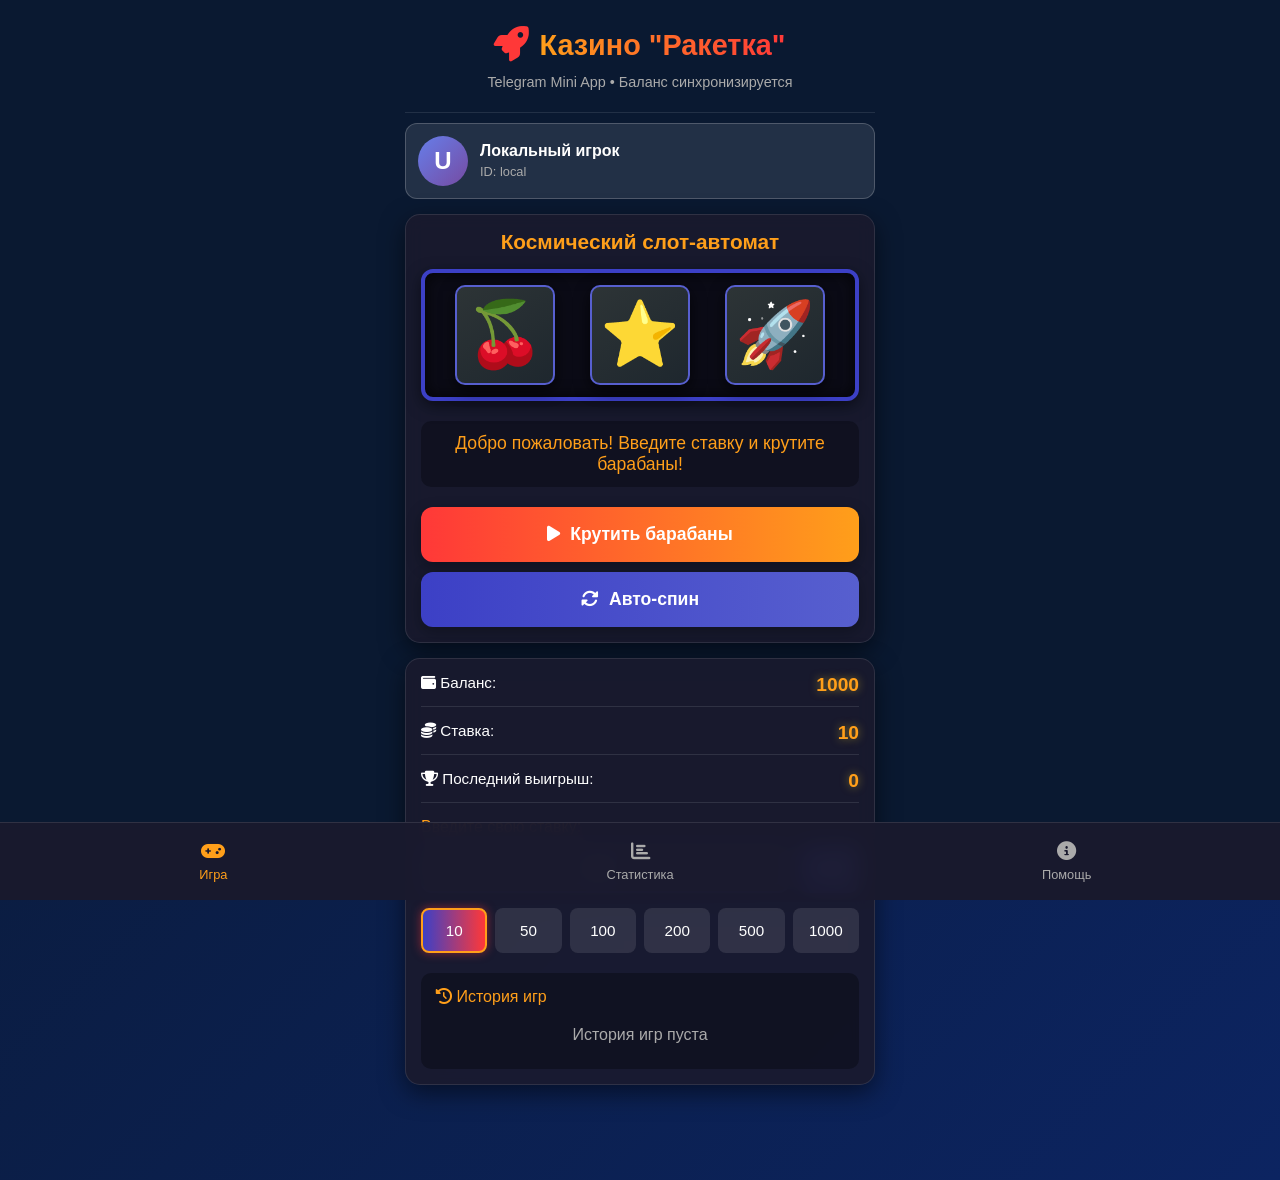
<file: deepsik.html>
<!DOCTYPE html>
<html lang="ru">
<head>
    <meta charset="UTF-8">
    <meta name="viewport" content="width=device-width, initial-scale=1.0, maximum-scale=1.0, user-scalable=no">
    <title>Казино "Ракетка" - Telegram Mini App</title>
    <link rel="stylesheet" href="https://cdnjs.cloudflare.com/ajax/libs/font-awesome/6.4.0/css/all.min.css">
    <!-- Telegram Web App SDK -->
    <script src="https://telegram.org/js/telegram-web-app.js"></script>
    <style>
        /* Сброс стилей и базовые настройки */
        * {
            margin: 0;
            padding: 0;
            box-sizing: border-box;
            -webkit-tap-highlight-color: transparent;
            -webkit-text-size-adjust: 100%;
        }
        
        body {
            font-family: -apple-system, BlinkMacSystemFont, 'Segoe UI', Roboto, Oxygen, Ubuntu, sans-serif;
            background: linear-gradient(135deg, #0a1931 0%, #0c2461 100%);
            color: white;
            min-height: 100vh;
            padding: 0;
            overflow-x: hidden;
            touch-action: manipulation;
        }
        
        .container {
            max-width: 100%;
            margin: 0 auto;
            padding: 15px;
            padding-bottom: 80px; /* Отступ для нижнего меню */
        }
        
        /* Шапка - оптимизирована для мобильных */
        header {
            text-align: center;
            padding: 10px 0 15px;
            margin-bottom: 10px;
            border-bottom: 1px solid rgba(255, 255, 255, 0.1);
        }
        
        .logo-container {
            display: flex;
            align-items: center;
            justify-content: center;
            gap: 10px;
            margin-bottom: 8px;
        }
        
        .logo {
            font-size: 2.2rem;
            color: #ff3838;
            animation: pulse 2s infinite;
        }
        
        h1 {
            font-size: 1.8rem;
            margin: 0;
            background: linear-gradient(to right, #ff9f1a, #ff3838);
            -webkit-background-clip: text;
            -webkit-text-fill-color: transparent;
            background-clip: text;
            line-height: 1.2;
        }
        
        .subtitle {
            font-size: 0.9rem;
            color: #aaa;
            margin-bottom: 5px;
            line-height: 1.3;
        }
        
        /* Информация о пользователе */
        .user-info {
            background: rgba(255, 255, 255, 0.1);
            border-radius: 12px;
            padding: 12px;
            margin-bottom: 15px;
            display: flex;
            align-items: center;
            gap: 12px;
            border: 1px solid rgba(255, 255, 255, 0.2);
        }
        
        .user-avatar {
            width: 50px;
            height: 50px;
            border-radius: 50%;
            background: linear-gradient(135deg, #667eea 0%, #764ba2 100%);
            display: flex;
            align-items: center;
            justify-content: center;
            font-size: 1.5rem;
            font-weight: bold;
        }
        
        .user-details {
            flex: 1;
        }
        
        .user-name {
            font-weight: bold;
            font-size: 1rem;
            margin-bottom: 4px;
        }
        
        .user-id {
            font-size: 0.8rem;
            color: #aaa;
        }
        
        /* Игровой автомат */
        .slot-machine {
            background: rgba(26, 26, 46, 0.9);
            border-radius: 15px;
            padding: 15px;
            box-shadow: 0 8px 25px rgba(0, 0, 0, 0.5);
            border: 1px solid rgba(255, 255, 255, 0.1);
            backdrop-filter: blur(10px);
            width: 100%;
            margin-bottom: 15px;
        }
        
        .slot-title {
            text-align: center;
            margin-bottom: 15px;
            font-size: 1.3rem;
            color: #ff9f1a;
        }
        
        /* Дисплей слота */
        .slot-display {
            background-color: rgba(10, 10, 20, 0.9);
            border-radius: 12px;
            padding: 12px;
            display: flex;
            justify-content: space-around;
            margin-bottom: 20px;
            border: 4px solid #3c40c6;
            box-shadow: inset 0 0 15px rgba(0, 0, 0, 0.8), 0 5px 15px rgba(0, 0, 0, 0.5);
        }
        
        .reel {
            width: 70px;
            height: 70px;
            background: linear-gradient(145deg, #2d3436, #1e272e);
            border-radius: 10px;
            display: flex;
            justify-content: center;
            align-items: center;
            font-size: 2.8rem;
            box-shadow: 0 5px 15px rgba(0, 0, 0, 0.7);
            overflow: hidden;
            position: relative;
            border: 2px solid #575fcf;
        }
        
        .reel-content {
            position: absolute;
            width: 100%;
            text-align: center;
        }
        
        /* Панель баланса и ставок */
        .balance-panel {
            background: rgba(26, 26, 46, 0.9);
            border-radius: 15px;
            padding: 15px;
            box-shadow: 0 8px 25px rgba(0, 0, 0, 0.5);
            border: 1px solid rgba(255, 255, 255, 0.1);
            backdrop-filter: blur(10px);
            width: 100%;
            margin-bottom: 15px;
        }
        
        .balance, .bet, .win {
            display: flex;
            justify-content: space-between;
            margin-bottom: 15px;
            padding-bottom: 10px;
            border-bottom: 1px solid rgba(255, 255, 255, 0.1);
            font-size: 0.95rem;
        }
        
        .value {
            font-weight: bold;
            font-size: 1.2rem;
            color: #ff9f1a;
            text-shadow: 0 0 8px rgba(255, 211, 42, 0.5);
        }
        
        /* Поле для ввода ставки */
        .bet-input-container {
            margin: 15px 0;
        }
        
        .bet-input-label {
            display: block;
            margin-bottom: 8px;
            color: #ff9f1a;
            font-size: 1rem;
        }
        
        .bet-input-wrapper {
            display: flex;
            gap: 10px;
        }
        
        .bet-input {
            flex: 1;
            background: rgba(255, 255, 255, 0.1);
            border: 2px solid #3c40c6;
            border-radius: 10px;
            padding: 12px 15px;
            color: white;
            font-size: 1.1rem;
            text-align: center;
            outline: none;
        }
        
        .bet-input:focus {
            border-color: #ff9f1a;
            box-shadow: 0 0 10px rgba(255, 159, 26, 0.5);
        }
        
        .max-bet-btn {
            background: linear-gradient(to right, #3c40c6, #575fcf);
            color: white;
            border: none;
            border-radius: 10px;
            padding: 0 15px;
            font-weight: bold;
            cursor: pointer;
            min-width: 60px;
        }
        
        /* Быстрые ставки */
        .quick-bets {
            display: grid;
            grid-template-columns: repeat(3, 1fr);
            gap: 8px;
            margin-top: 15px;
        }
        
        .quick-bet {
            background: rgba(255, 255, 255, 0.1);
            border-radius: 8px;
            padding: 12px 5px;
            cursor: pointer;
            transition: all 0.2s;
            text-align: center;
            border: 2px solid transparent;
            font-size: 0.95rem;
        }
        
        .quick-bet:active {
            transform: scale(0.95);
        }
        
        .quick-bet.active {
            background: linear-gradient(to right, #3c40c6, #ff3838);
            border-color: #ff9f1a;
            box-shadow: 0 0 10px rgba(255, 56, 56, 0.5);
        }
        
        /* Кнопки управления */
        .controls {
            display: flex;
            flex-direction: column;
            gap: 10px;
            margin-top: 20px;
        }
        
        .btn {
            padding: 16px 20px;
            font-size: 1.1rem;
            font-weight: bold;
            border: none;
            border-radius: 12px;
            cursor: pointer;
            transition: all 0.2s ease;
            display: flex;
            align-items: center;
            justify-content: center;
            gap: 10px;
            box-shadow: 0 5px 15px rgba(0, 0, 0, 0.3);
            min-height: 55px;
            width: 100%;
        }
        
        .btn:active {
            transform: translateY(3px);
            box-shadow: 0 2px 5px rgba(0, 0, 0, 0.2);
        }
        
        .spin-btn {
            background: linear-gradient(to right, #ff3838, #ff9f1a);
            color: white;
        }
        
        .auto-btn {
            background: linear-gradient(to right, #3c40c6, #575fcf);
            color: white;
        }
        
        /* Нижнее меню навигации */
        .bottom-nav {
            position: fixed;
            bottom: 0;
            left: 0;
            right: 0;
            background: rgba(26, 26, 46, 0.95);
            border-top: 1px solid rgba(255, 255, 255, 0.1);
            backdrop-filter: blur(10px);
            display: flex;
            padding: 10px 0;
            z-index: 1000;
        }
        
        .nav-item {
            flex: 1;
            display: flex;
            flex-direction: column;
            align-items: center;
            justify-content: center;
            padding: 8px 5px;
            color: #aaa;
            text-decoration: none;
            font-size: 0.8rem;
            transition: all 0.2s;
        }
        
        .nav-item:active {
            color: #ff9f1a;
        }
        
        .nav-item.active {
            color: #ff9f1a;
        }
        
        .nav-icon {
            font-size: 1.2rem;
            margin-bottom: 4px;
        }
        
        /* Сообщения */
        .game-message {
            text-align: center;
            color: #ff9f1a;
            font-size: 1.1rem;
            margin-top: 15px;
            padding: 12px;
            border-radius: 10px;
            background: rgba(0, 0, 0, 0.3);
            min-height: 50px;
            display: flex;
            align-items: center;
            justify-content: center;
        }
        
        /* История */
        .history {
            margin-top: 20px;
            padding: 15px;
            background: rgba(0, 0, 0, 0.3);
            border-radius: 10px;
            max-height: 200px;
            overflow-y: auto;
        }
        
        .history-title {
            margin-bottom: 10px;
            color: #ff9f1a;
            font-size: 1rem;
        }
        
        .history-item {
            padding: 5px 0;
            border-bottom: 1px solid rgba(255, 255, 255, 0.1);
            font-size: 0.85rem;
            display: flex;
            justify-content: space-between;
        }
        
        .win-item {
            color: #4cd137;
        }
        
        .loss-item {
            color: #e84118;
        }
        
        /* Помощь и правила */
        .help {
            margin-top: 20px;
            background: rgba(0, 0, 0, 0.2);
            padding: 15px;
            border-radius: 12px;
            width: 100%;
            display: none; /* Скрыто по умолчанию */
        }
        
        .help.active {
            display: block;
        }
        
        .help h3 {
            color: #ff9f1a;
            margin-bottom: 10px;
            font-size: 1.1rem;
        }
        
        .rules {
            display: grid;
            grid-template-columns: 1fr;
            gap: 10px;
        }
        
        .rule {
            background: rgba(60, 64, 198, 0.2);
            padding: 10px;
            border-radius: 8px;
            font-size: 0.85rem;
            line-height: 1.4;
        }
        
        /* Статистика */
        .stats {
            margin-top: 20px;
            background: rgba(0, 0, 0, 0.2);
            padding: 15px;
            border-radius: 12px;
            width: 100%;
            display: none; /* Скрыто по умолчанию */
        }
        
        .stats.active {
            display: block;
        }
        
        .stats h3 {
            color: #ff9f1a;
            margin-bottom: 10px;
            font-size: 1.1rem;
        }
        
        .stat-item {
            display: flex;
            justify-content: space-between;
            margin-bottom: 10px;
            padding-bottom: 8px;
            border-bottom: 1px solid rgba(255, 255, 255, 0.1);
        }
        
        /* Анимации */
        @keyframes pulse {
            0% { transform: scale(1); }
            50% { transform: scale(1.05); }
            100% { transform: scale(1); }
        }
        
        @keyframes spin {
            0% { transform: rotate(0deg); }
            100% { transform: rotate(360deg); }
        }
        
        @keyframes win-glow {
            0%, 100% { box-shadow: 0 0 5px #4cd137; }
            50% { box-shadow: 0 0 20px #4cd137; }
        }
        
        .reel.spinning {
            animation: spin 0.1s linear infinite;
        }
        
        .reel.win {
            animation: win-glow 0.5s 3;
        }
        
        /* Адаптация для планшетов */
        @media (min-width: 768px) {
            .container {
                max-width: 500px;
                margin: 0 auto;
            }
            
            .reel {
                width: 100px;
                height: 100px;
                font-size: 4rem;
            }
            
            .quick-bets {
                grid-template-columns: repeat(6, 1fr);
            }
            
            .rules {
                grid-template-columns: repeat(2, 1fr);
            }
        }
        
        /* Адаптация для горизонтальной ориентации */
        @media (orientation: landscape) and (max-height: 600px) {
            .container {
                padding-bottom: 60px;
            }
            
            .slot-display {
                padding: 8px;
            }
            
            .reel {
                width: 60px;
                height: 60px;
                font-size: 2.5rem;
            }
            
            .balance-panel, .slot-machine {
                padding: 10px;
            }
        }
        
        /* Стили для Telegram Web App */
        .tg-background {
            position: fixed;
            top: 0;
            left: 0;
            right: 0;
            bottom: 0;
            background: var(--tg-theme-bg-color, #0a1931);
            z-index: -1;
        }
        
        /* Предотвращение выделения текста при касании */
        .btn, .quick-bet, .nav-item, .reel {
            user-select: none;
            -webkit-user-select: none;
        }
        
        /* Скрыть полосу прокрутки в некоторых браузерах */
        .history::-webkit-scrollbar {
            width: 4px;
        }
        
        .history::-webkit-scrollbar-track {
            background: rgba(255, 255, 255, 0.1);
            border-radius: 2px;
        }
        
        .history::-webkit-scrollbar-thumb {
            background: #ff9f1a;
            border-radius: 2px;
        }
        
        /* Анимация появления */
        @keyframes fadeIn {
            from { opacity: 0; transform: translateY(10px); }
            to { opacity: 1; transform: translateY(0); }
        }
        
        .fade-in {
            animation: fadeIn 0.3s ease-out;
        }
    </style>
</head>
<body>
    <!-- Фон для Telegram -->
    <div class="tg-background"></div>
    
    <div class="container">
        <header>
            <div class="logo-container">
                <div class="logo"><i class="fas fa-rocket"></i></div>
                <h1>Казино "Ракетка"</h1>
            </div>
            <p class="subtitle">Telegram Mini App • Баланс синхронизируется</p>
        </header>
        
        <!-- Информация о пользователе Telegram -->
        <div class="user-info" id="userInfo">
            <div class="user-avatar" id="userAvatar">U</div>
            <div class="user-details">
                <div class="user-name" id="userName">Загрузка...</div>
                <div class="user-id">ID: <span id="userId">000000</span></div>
            </div>
        </div>
        
        <!-- Основная игра (видна по умолчанию) -->
        <div id="gameSection">
            <div class="slot-machine">
                <h2 class="slot-title">Космический слот-автомат</h2>
                <div class="slot-display">
                    <div class="reel" id="reel1">
                        <div class="reel-content">🍒</div>
                    </div>
                    <div class="reel" id="reel2">
                        <div class="reel-content">⭐</div>
                    </div>
                    <div class="reel" id="reel3">
                        <div class="reel-content">🚀</div>
                    </div>
                </div>
                
                <div class="game-message" id="gameMessage">
                    Добро пожаловать! Введите ставку и крутите барабаны!
                </div>
                
                <div class="controls">
                    <button class="btn spin-btn" id="spinBtn">
                        <i class="fas fa-play"></i> Крутить барабаны
                    </button>
                    <button class="btn auto-btn" id="autoSpinBtn">
                        <i class="fas fa-sync-alt"></i> Авто-спин
                    </button>
                </div>
            </div>
            
            <div class="balance-panel">
                <div class="balance">
                    <span><i class="fas fa-wallet"></i> Баланс:</span>
                    <span class="value" id="balanceValue">1000</span>
                </div>
                
                <div class="bet">
                    <span><i class="fas fa-coins"></i> Ставка:</span>
                    <span class="value" id="betValue">10</span>
                </div>
                
                <div class="win">
                    <span><i class="fas fa-trophy"></i> Последний выигрыш:</span>
                    <span class="value" id="winValue">0</span>
                </div>
                
                <div class="bet-input-container">
                    <label class="bet-input-label">Введите свою ставку:</label>
                    <div class="bet-input-wrapper">
                        <input type="number" class="bet-input" id="betInput" value="10" min="1" max="10000" step="1">
                        <button class="max-bet-btn" id="maxBetBtn">MAX</button>
                    </div>
                </div>
                
                <div class="quick-bets">
                    <div class="quick-bet active" data-bet="10">10</div>
                    <div class="quick-bet" data-bet="50">50</div>
                    <div class="quick-bet" data-bet="100">100</div>
                    <div class="quick-bet" data-bet="200">200</div>
                    <div class="quick-bet" data-bet="500">500</div>
                    <div class="quick-bet" data-bet="1000">1000</div>
                </div>
                
                <div class="history">
                    <div class="history-title"><i class="fas fa-history"></i> История игр</div>
                    <div id="historyList"></div>
                </div>
            </div>
        </div>
        
        <!-- Помощь и правила (скрыто по умолчанию) -->
        <div class="help" id="helpSection">
            <h3><i class="fas fa-info-circle"></i> Правила игры</h3>
            <div class="rules">
                <div class="rule">
                    <i class="fas fa-rocket"></i> <strong>3 ракетки:</strong> Джекпот! Выигрыш x100
                </div>
                <div class="rule">
                    <i class="fas fa-star"></i> <strong>3 звезды:</strong> Выигрыш x50
                </div>
                <div class="rule">
                    <i class="fas fa-lemon"></i> <strong>3 вишни:</strong> Выигрыш x20
                </div>
                <div class="rule">
                    <i class="fas fa-gem"></i> <strong>3 алмаза:</strong> Выигрыш x30
                </div>
                <div class="rule">
                    <i class="fas fa-crown"></i> <strong>3 короны:</strong> Выигрыш x20
                </div>
                <div class="rule">
                    <i class="fas fa-random"></i> <strong>2 одинаковых:</strong> Выигрыш x2
                </div>
            </div>
            
            <h3 style="margin-top: 20px;"><i class="fas fa-sync-alt"></i> Синхронизация</h3>
            <div class="rule">
                Ваш баланс автоматически синхронизируется через Telegram. 
                Вы можете играть с любого устройства, и ваш прогресс будет сохранен.
            </div>
        </div>
        
        <!-- Статистика (скрыто по умолчанию) -->
        <div class="stats" id="statsSection">
            <h3><i class="fas fa-chart-bar"></i> Статистика</h3>
            <div class="stat-item">
                <span>Всего сыграно игр:</span>
                <span id="totalGames">0</span>
            </div>
            <div class="stat-item">
                <span>Побед:</span>
                <span id="totalWins">0</span>
            </div>
            <div class="stat-item">
                <span>Проигрышей:</span>
                <span id="totalLosses">0</span>
            </div>
            <div class="stat-item">
                <span>Общий выигрыш:</span>
                <span id="totalWinAmount">0</span>
            </div>
            <div class="stat-item">
                <span>Максимальный выигрыш:</span>
                <span id="maxWin">0</span>
            </div>
            <div class="stat-item">
                <span>Процент побед:</span>
                <span id="winRate">0%</span>
            </div>
            
            <button class="btn spin-btn" id="resetStatsBtn" style="margin-top: 15px;">
                <i class="fas fa-redo"></i> Сбросить статистику
            </button>
        </div>
        
        <!-- Нижнее меню навигации -->
        <div class="bottom-nav">
            <a href="#" class="nav-item active" data-section="game">
                <div class="nav-icon"><i class="fas fa-gamepad"></i></div>
                <div>Игра</div>
            </a>
            <a href="#" class="nav-item" data-section="stats">
                <div class="nav-icon"><i class="fas fa-chart-bar"></i></div>
                <div>Статистика</div>
            </a>
            <a href="#" class="nav-item" data-section="help">
                <div class="nav-icon"><i class="fas fa-info-circle"></i></div>
                <div>Помощь</div>
            </a>
        </div>
    </div>

    <script>
        // Глобальные переменные
        let balance = 1000;
        let currentBet = 10;
        let lastWin = 0;
        let isSpinning = false;
        let autoSpin = false;
        let history = [];
        let userData = null;
        
        // Статистика
        let stats = {
            totalGames: 0,
            totalWins: 0,
            totalLosses: 0,
            totalWinAmount: 0,
            maxWin: 0
        };
        
        // Символы для барабанов
        const symbols = ['🍒', '⭐', '🚀', '💎', '👑', '🔔', '🍋', '7️⃣'];
        
        // Элементы DOM
        const balanceElement = document.getElementById('balanceValue');
        const betElement = document.getElementById('betValue');
        const winElement = document.getElementById('winValue');
        const spinBtn = document.getElementById('spinBtn');
        const autoSpinBtn = document.getElementById('autoSpinBtn');
        const gameMessage = document.getElementById('gameMessage');
        const historyList = document.getElementById('historyList');
        const betInput = document.getElementById('betInput');
        const maxBetBtn = document.getElementById('maxBetBtn');
        const reels = [
            document.getElementById('reel1'),
            document.getElementById('reel2'),
            document.getElementById('reel3')
        ];
        
        // Элементы Telegram
        const userInfo = document.getElementById('userInfo');
        const userAvatar = document.getElementById('userAvatar');
        const userName = document.getElementById('userName');
        const userId = document.getElementById('userId');
        
        // Элементы навигации
        const gameSection = document.getElementById('gameSection');
        const helpSection = document.getElementById('helpSection');
        const statsSection = document.getElementById('statsSection');
        const navItems = document.querySelectorAll('.nav-item');
        
        // Элементы статистики
        const totalGamesElement = document.getElementById('totalGames');
        const totalWinsElement = document.getElementById('totalWins');
        const totalLossesElement = document.getElementById('totalLosses');
        const totalWinAmountElement = document.getElementById('totalWinAmount');
        const maxWinElement = document.getElementById('maxWin');
        const winRateElement = document.getElementById('winRate');
        const resetStatsBtn = document.getElementById('resetStatsBtn');
        
        // Ключи для localStorage
        const STORAGE_KEYS = {
            BALANCE: 'rocket_casino_balance',
            STATS: 'rocket_casino_stats',
            HISTORY: 'rocket_casino_history'
        };
        
        // Инициализация Telegram Web App
        function initTelegramApp() {
            // Проверяем, запущено ли приложение в Telegram
            if (window.Telegram && Telegram.WebApp) {
                console.log('Telegram Web App инициализирован');
                
                // Расширяем приложение на весь экран
                Telegram.WebApp.expand();
                
                // Получаем данные пользователя
                const user = Telegram.WebApp.initDataUnsafe.user;
                
                if (user) {
                    userData = user;
                    
                    // Отображаем информацию о пользователе
                    userName.textContent = `${user.first_name || ''} ${user.last_name || ''}`.trim() || 'Анонимный игрок';
                    userId.textContent = user.id || '000000';
                    
                    // Устанавливаем аватар
                    if (user.username) {
                        userAvatar.textContent = user.username.charAt(0).toUpperCase();
                    } else if (user.first_name) {
                        userAvatar.textContent = user.first_name.charAt(0).toUpperCase();
                    }
                    
                    // Загружаем данные пользователя из localStorage с привязкой к ID
                    loadUserData(user.id);
                    
                    // Показываем информацию о пользователе
                    userInfo.classList.add('fade-in');
                    
                    // Настраиваем тему Telegram
                    applyTelegramTheme();
                } else {
                    // Если данные пользователя недоступны, используем локальное хранилище
                    console.log('Данные пользователя недоступны, используем локальное хранилище');
                    loadUserData('local_user');
                }
                
                // Обработчик нажатия на основную кнопку (если нужно)
                Telegram.WebApp.MainButton.setText("Играть снова");
                Telegram.WebApp.MainButton.hide();
                
                // Обработчик изменения темы
                Telegram.WebApp.onEvent('themeChanged', applyTelegramTheme);
                
            } else {
                // Если приложение запущено не в Telegram, используем локальное хранилище
                console.log('Приложение запущено не в Telegram');
                userName.textContent = 'Локальный игрок';
                userId.textContent = 'local';
                loadUserData('local_user');
            }
        }
        
        // Применение темы Telegram
        function applyTelegramTheme() {
            if (!Telegram.WebApp) return;
            
            const themeParams = Telegram.WebApp.themeParams;
            const bgColor = themeParams.bg_color || '#0a1931';
            const textColor = themeParams.text_color || '#ffffff';
            
            // Применяем цвета темы
            document.querySelector('.tg-background').style.backgroundColor = bgColor;
            document.body.style.color = textColor;
            
            // Также можно применить другие параметры темы по необходимости
        }
        
        // Загрузка данных пользователя
        function loadUserData(userId) {
            try {
                // Загружаем баланс
                const savedBalance = localStorage.getItem(`${STORAGE_KEYS.BALANCE}_${userId}`);
                if (savedBalance) {
                    balance = parseInt(savedBalance);
                    updateBalance();
                }
                
                // Загружаем статистику
                const savedStats = localStorage.getItem(`${STORAGE_KEYS.STATS}_${userId}`);
                if (savedStats) {
                    stats = JSON.parse(savedStats);
                    updateStats();
                }
                
                // Загружаем историю
                const savedHistory = localStorage.getItem(`${STORAGE_KEYS.HISTORY}_${userId}`);
                if (savedHistory) {
                    history = JSON.parse(savedHistory);
                    updateHistory();
                }
                
                console.log('Данные пользователя загружены');
            } catch (error) {
                console.error('Ошибка при загрузке данных:', error);
            }
        }
        
        // Сохранение данных пользователя
        function saveUserData(userId) {
            try {
                // Сохраняем баланс
                localStorage.setItem(`${STORAGE_KEYS.BALANCE}_${userId}`, balance.toString());
                
                // Сохраняем статистику
                localStorage.setItem(`${STORAGE_KEYS.STATS}_${userId}`, JSON.stringify(stats));
                
                // Сохраняем историю (только последние 20 записей)
                const historyToSave = history.slice(0, 20);
                localStorage.setItem(`${STORAGE_KEYS.HISTORY}_${userId}`, JSON.stringify(historyToSave));
                
                console.log('Данные пользователя сохранены');
            } catch (error) {
                console.error('Ошибка при сохранении данных:', error);
            }
        }
        
        // Обновление баланса
        function updateBalance() {
            balanceElement.textContent = balance;
            
            // Обновляем максимальную ставку в поле ввода
            betInput.max = balance;
            
            // Сохраняем данные
            if (userData && userData.id) {
                saveUserData(userData.id);
            } else {
                saveUserData('local_user');
            }
        }
        
        // Обновление ставки
        function updateBet() {
            betElement.textContent = currentBet;
            betInput.value = currentBet;
            
            // Обновляем активную кнопку быстрой ставки
            document.querySelectorAll('.quick-bet').forEach(bet => {
                if (parseInt(bet.dataset.bet) === currentBet) {
                    bet.classList.add('active');
                } else {
                    bet.classList.remove('active');
                }
            });
        }
        
        // Обновление статистики
        function updateStats() {
            totalGamesElement.textContent = stats.totalGames;
            totalWinsElement.textContent = stats.totalWins;
            totalLossesElement.textContent = stats.totalLosses;
            totalWinAmountElement.textContent = stats.totalWinAmount;
            maxWinElement.textContent = stats.maxWin;
            
            // Рассчитываем процент побед
            const winRate = stats.totalGames > 0 ? Math.round((stats.totalWins / stats.totalGames) * 100) : 0;
            winRateElement.textContent = `${winRate}%`;
            
            // Сохраняем статистику
            if (userData && userData.id) {
                saveUserData(userData.id);
            } else {
                saveUserData('local_user');
            }
        }
        
        // Обновление истории
        function updateHistory() {
            historyList.innerHTML = '';
            
            if (history.length === 0) {
                historyList.innerHTML = '<div style="text-align: center; color: #aaa; padding: 10px;">История игр пуста</div>';
                return;
            }
            
            history.forEach(item => {
                const historyElement = document.createElement('div');
                historyElement.className = `history-item ${item.win > 0 ? 'win-item' : 'loss-item'}`;
                
                const time = item.time || '--:--';
                const symbolsText = item.symbols?.join(' ') || '---';
                const resultText = item.win > 0 ? `+${item.win}` : `-${item.bet}`;
                
                historyElement.innerHTML = `
                    <span>${time}</span>
                    <span>${symbolsText}</span>
                    <span>${resultText}</span>
                `;
                
                historyList.appendChild(historyElement);
            });
        }
        
        // Вращение барабана
        function spinReel(reelElement) {
            return new Promise(resolve => {
                let spinCount = 0;
                const maxSpins = 15 + Math.floor(Math.random() * 8);
                
                const spinInterval = setInterval(() => {
                    const randomSymbol = symbols[Math.floor(Math.random() * symbols.length)];
                    reelElement.querySelector('.reel-content').textContent = randomSymbol;
                    
                    spinCount++;
                    if (spinCount >= maxSpins) {
                        clearInterval(spinInterval);
                        resolve();
                    }
                }, 60);
            });
        }
        
        // Определение выигрыша
        function calculateWin(symbols) {
            const [s1, s2, s3] = symbols;
            
            // Проверка на джекпот (3 ракетки)
            if (s1 === '🚀' && s2 === '🚀' && s3 === '🚀') {
                return {multiplier: 100, message: "🎉 ДЖЕКПОТ! 3 РАКЕТКИ!"};
            }
            
            // Проверка на 3 звезды
            if (s1 === '⭐' && s2 === '⭐' && s3 === '⭐') {
                return {multiplier: 50, message: "Отлично! 3 звезды!"};
            }
            
            // Проверка на 3 алмаза
            if (s1 === '💎' && s2 === '💎' && s3 === '💎') {
                return {multiplier: 30, message: "Бриллиантовая удача! 💎💎💎"};
            }
            
            // Проверка на 3 короны
            if (s1 === '👑' && s2 === '👑' && s3 === '👑') {
                return {multiplier: 20, message: "Королевская комбинация! 👑👑👑"};
            }
            
            // Проверка на 3 вишни
            if (s1 === '🍒' && s2 === '🍒' && s3 === '🍒') {
                return {multiplier: 20, message: "Отличная комбинация! 3 вишни!"};
            }
            
            // Проверка на любые 3 одинаковых символа
            if (s1 === s2 && s2 === s3) {
                return {multiplier: 10, message: "3 одинаковых символа!"};
            }
            
            // Проверка на 2 одинаковых символа
            if (s1 === s2 || s2 === s3 || s1 === s3) {
                return {multiplier: 2, message: "2 одинаковых символа!"};
            }
            
            // Проигрыш
            return {multiplier: 0, message: "Попробуйте еще раз!"};
        }
        
        // Основная функция вращения
        async function spin() {
            if (isSpinning) return;
            
            // Проверка баланса
            if (balance < currentBet) {
                gameMessage.textContent = "Недостаточно средств!";
                gameMessage.style.color = "#ff3838";
                return;
            }
            
            // Проверка минимальной ставки
            if (currentBet < 1) {
                gameMessage.textContent = "Минимальная ставка: 1";
                gameMessage.style.color = "#ff3838";
                return;
            }
            
            isSpinning = true;
            balance -= currentBet;
            updateBalance();
            
            // Добавляем класс вращения
            reels.forEach(reel => {
                reel.classList.add('spinning');
            });
            
            // Вращение каждого барабана
            const finalSymbols = [];
            
            for (let i = 0; i < reels.length; i++) {
                await spinReel(reels[i]);
                
                // Определение финального символа для барабана
                const randomSymbol = symbols[Math.floor(Math.random() * symbols.length)];
                reels[i].querySelector('.reel-content').textContent = randomSymbol;
                finalSymbols.push(randomSymbol);
                
                // Небольшая пауза между барабанами для эффекта
                if (i < reels.length - 1) {
                    await new Promise(resolve => setTimeout(resolve, 150));
                }
            }
            
            // Убираем класс вращения
            reels.forEach(reel => {
                reel.classList.remove('spinning');
            });
            
            // Эффект остановки
            reels.forEach((reel, index) => {
                setTimeout(() => {
                    reel.style.transform = 'scale(1.1)';
                    setTimeout(() => {
                        reel.style.transform = 'scale(1)';
                    }, 100);
                }, index * 50);
            });
            
            // Расчет выигрыша
            const winResult = calculateWin(finalSymbols);
            const winAmount = currentBet * winResult.multiplier;
            
            // Обновление статистики
            stats.totalGames++;
            
            if (winAmount > 0) {
                balance += winAmount;
                lastWin = winAmount;
                stats.totalWins++;
                stats.totalWinAmount += winAmount;
                
                // Обновляем максимальный выигрыш
                if (winAmount > stats.maxWin) {
                    stats.maxWin = winAmount;
                }
                
                gameMessage.textContent = winResult.message + ` Выигрыш: ${winAmount}!`;
                gameMessage.style.color = "#4cd137";
                
                // Анимация выигрыша
                reels.forEach(reel => {
                    reel.classList.add('win');
                });
                
                setTimeout(() => {
                    reels.forEach(reel => {
                        reel.classList.remove('win');
                    });
                }, 1500);
            } else {
                lastWin = 0;
                stats.totalLosses++;
                gameMessage.textContent = winResult.message;
                gameMessage.style.color = "#ff9f1a";
            }
            
            // Обновление интерфейса
            winElement.textContent = lastWin;
            updateStats();
            
            // Добавление в историю
            const historyItem = {
                symbols: [...finalSymbols],
                win: winAmount,
                bet: currentBet,
                time: new Date().toLocaleTimeString([], {hour: '2-digit', minute:'2-digit'})
            };
            
            history.unshift(historyItem);
            if (history.length > 20) history.pop();
            
            // Обновление истории на экране
            updateHistory();
            
            isSpinning = false;
            
            // Если включен автоспин, запускаем следующий спин
            if (autoSpin && balance >= currentBet) {
                setTimeout(spin, 1000);
            } else if (autoSpin && balance < currentBet) {
                toggleAutoSpin();
                gameMessage.textContent = "Автоспин остановлен: недостаточно средств!";
                gameMessage.style.color = "#ff3838";
            }
        }
        
        // Переключение автоспина
        function toggleAutoSpin() {
            autoSpin = !autoSpin;
            
            if (autoSpin) {
                autoSpinBtn.innerHTML = '<i class="fas fa-stop"></i> Стоп автоспин';
                autoSpinBtn.style.background = 'linear-gradient(to right, #e84118, #ff3838)';
                
                // Запуск спина, если не вращается в данный момент
                if (!isSpinning && balance >= currentBet) {
                    spin();
                }
            } else {
                autoSpinBtn.innerHTML = '<i class="fas fa-sync-alt"></i> Авто-спин';
                autoSpinBtn.style.background = 'linear-gradient(to right, #3c40c6, #575fcf)';
            }
        }
        
        // Установка максимальной ставки
        function setMaxBet() {
            currentBet = balance;
            updateBet();
            betInput.value = currentBet;
        }
        
        // Обработка ввода ставки
        function handleBetInput() {
            let value = parseInt(betInput.value);
            
            // Проверка на корректность ввода
            if (isNaN(value) || value < 1) {
                value = 1;
            }
            
            if (value > balance) {
                value = balance;
            }
            
            // Ограничение максимальной ставки
            if (value > 10000) {
                value = 10000;
            }
            
            currentBet = value;
            updateBet();
        }
        
        // Переключение между разделами
        function switchSection(section) {
            // Скрываем все разделы
            gameSection.style.display = 'none';
            helpSection.classList.remove('active');
            statsSection.classList.remove('active');
            
            // Показываем выбранный раздел
            if (section === 'game') {
                gameSection.style.display = 'block';
            } else if (section === 'help') {
                helpSection.classList.add('active');
            } else if (section === 'stats') {
                statsSection.classList.add('active');
            }
            
            // Обновляем активную кнопку навигации
            navItems.forEach(item => {
                if (item.dataset.section === section) {
                    item.classList.add('active');
                } else {
                    item.classList.remove('active');
                }
            });
        }
        
        // Сброс статистики
        function resetStats() {
            if (confirm("Вы уверены, что хотите сбросить статистику? Это действие нельзя отменить.")) {
                stats = {
                    totalGames: 0,
                    totalWins: 0,
                    totalLosses: 0,
                    totalWinAmount: 0,
                    maxWin: 0
                };
                
                updateStats();
                alert("Статистика сброшена!");
            }
        }
        
        // Инициализация игры
        function initGame() {
            // Инициализация Telegram
            initTelegramApp();
            
            // Обновление интерфейса
            updateBalance();
            updateBet();
            updateStats();
            updateHistory();
            
            // Обработчик кнопки "Крутить"
            spinBtn.addEventListener('click', spin);
            spinBtn.addEventListener('touchstart', function(e) {
                e.preventDefault();
                spin();
            }, {passive: false});
            
            // Обработчик кнопки "Автоспин"
            autoSpinBtn.addEventListener('click', toggleAutoSpin);
            autoSpinBtn.addEventListener('touchstart', function(e) {
                e.preventDefault();
                toggleAutoSpin();
            }, {passive: false});
            
            // Обработчик поля ввода ставки
            betInput.addEventListener('input', handleBetInput);
            betInput.addEventListener('change', handleBetInput);
            
            // Обработчик кнопки "MAX"
            maxBetBtn.addEventListener('click', setMaxBet);
            maxBetBtn.addEventListener('touchstart', function(e) {
                e.preventDefault();
                setMaxBet();
            }, {passive: false});
            
            // Обработчики быстрых ставок
            document.querySelectorAll('.quick-bet').forEach(bet => {
                bet.addEventListener('click', function() {
                    if (isSpinning) return;
                    
                    currentBet = parseInt(this.dataset.bet);
                    updateBet();
                });
                
                bet.addEventListener('touchstart', function(e) {
                    e.preventDefault();
                    if (isSpinning) return;
                    
                    currentBet = parseInt(this.dataset.bet);
                    updateBet();
                }, {passive: false});
            });
            
            // Обработчики навигации
            navItems.forEach(item => {
                item.addEventListener('click', function(e) {
                    e.preventDefault();
                    const section = this.dataset.section;
                    switchSection(section);
                });
                
                item.addEventListener('touchstart', function(e) {
                    e.preventDefault();
                    const section = this.dataset.section;
                    switchSection(section);
                }, {passive: false});
            });
            
            // Обработчик кнопки сброса статистики
            resetStatsBtn.addEventListener('click', resetStats);
            
            // Добавление анимации к барабанам при загрузке
            setTimeout(() => {
                reels.forEach(reel => {
                    reel.style.transform = 'scale(1.1)';
                    reel.style.transition = 'transform 0.3s';
                });
                
                setTimeout(() => {
                    reels.forEach(reel => {
                        reel.style.transform = 'scale(1)';
                    });
                }, 300);
            }, 500);
            
            // Обработка изменения ориентации экрана
            window.addEventListener('orientationchange', function() {
                setTimeout(() => {
                    updateBalance();
                }, 300);
            });
            
            // Предотвращение контекстного меню на кнопках
            document.addEventListener('contextmenu', function(e) {
                if (e.target.classList.contains('btn') || 
                    e.target.classList.contains('quick-bet') ||
                    e.target.classList.contains('nav-item') ||
                    e.target.classList.contains('reel')) {
                    e.preventDefault();
                }
            });
            
            // Обработка видимости страницы для автоспина
            document.addEventListener('visibilitychange', function() {
                if (document.hidden && autoSpin) {
                    toggleAutoSpin();
                    gameMessage.textContent = "Автоспин приостановлен (страница неактивна)";
                    gameMessage.style.color = "#ff9f1a";
                }
            });
        }
        
        // Запуск игры при загрузке страницы
        window.addEventListener('DOMContentLoaded', initGame);
    </script>
</body>
</html>
</file>
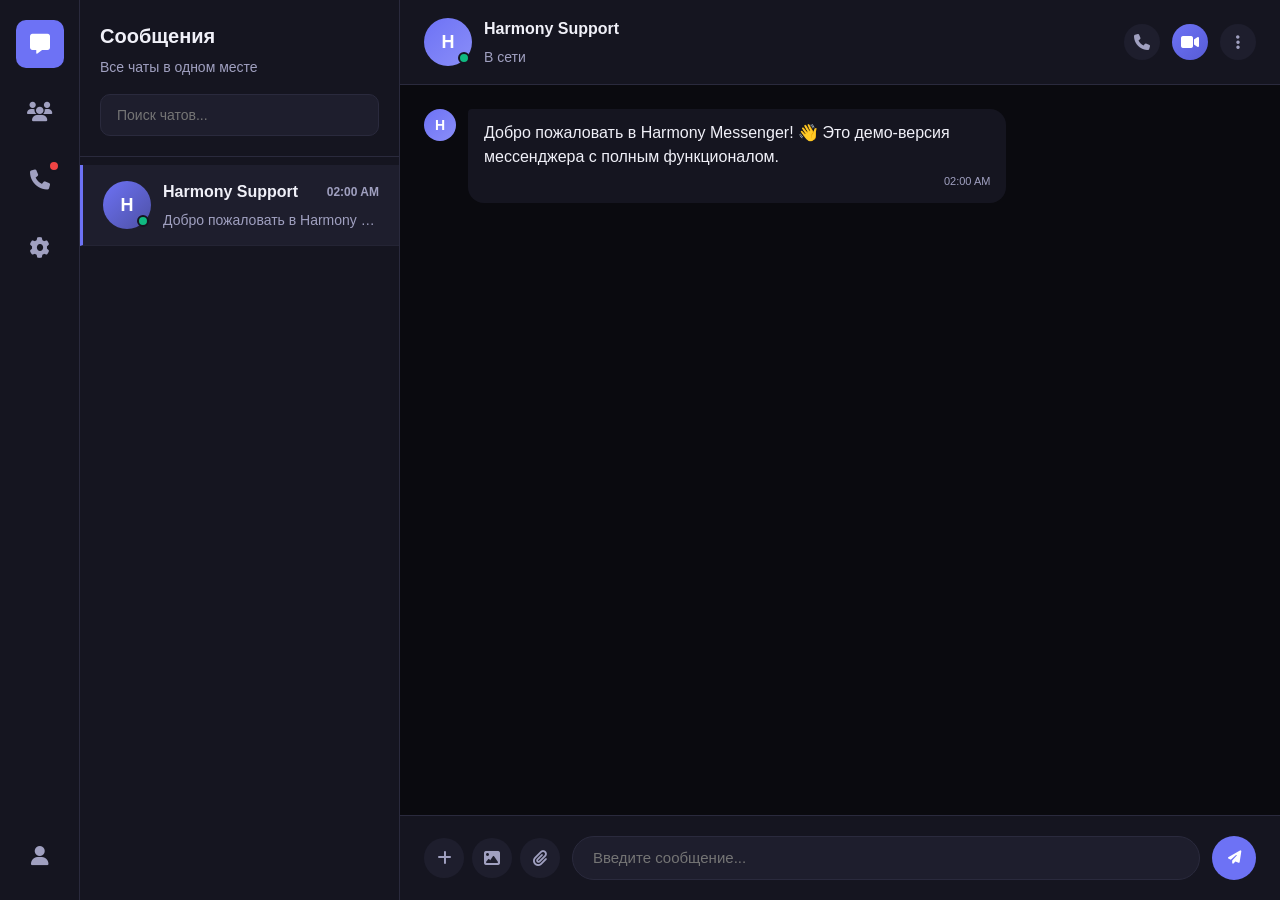
<file: main.html>
<!DOCTYPE html>
<html lang="ru">
<head>
    <meta charset="UTF-8">
    <meta name="viewport" content="width=device-width, initial-scale=1.0">
    <title>Harmony Messenger | Межплатформенный мессенджер</title>
    <link rel="stylesheet" href="https://cdnjs.cloudflare.com/ajax/libs/font-awesome/6.4.0/css/all.min.css">
    <style>
        :root {
            --color-bg: #0a0a0f;
            --color-surface: #151520;
            --color-surface-light: #1e1e2d;
            --color-surface-lighter: #28283a;
            --color-primary: #6d72f5;
            --color-primary-light: #8a8ef8;
            --color-primary-dark: #575cd6;
            --color-secondary: #2dd4bf;
            --color-accent: #f472b6;
            --color-success: #10b981;
            --color-warning: #f59e0b;
            --color-danger: #ef4444;
            --color-text: #f0f0f8;
            --color-text-muted: #a0a0c0;
            --color-border: #2a2a3d;
            --color-border-light: #35354a;
            --color-online: #10b981;
            --color-idle: #f59e0b;
            --color-dnd: #ef4444;
            --radius-sm: 6px;
            --radius-md: 10px;
            --radius-lg: 16px;
            --radius-xl: 24px;
            --radius-full: 999px;
            --shadow: 0 8px 24px rgba(0, 0, 0, 0.4);
            --shadow-light: 0 4px 12px rgba(0, 0, 0, 0.2);
            --transition: all 0.25s cubic-bezier(0.4, 0, 0.2, 1);
        }

        * {
            margin: 0;
            padding: 0;
            box-sizing: border-box;
        }

        body {
            font-family: -apple-system, BlinkMacSystemFont, 'Segoe UI', Roboto, Oxygen, Ubuntu, sans-serif;
            background-color: var(--color-bg);
            color: var(--color-text);
            line-height: 1.6;
            height: 100vh;
            overflow: hidden;
            background-image: 
                radial-gradient(circle at 10% 20%, rgba(109, 114, 245, 0.08) 0%, transparent 20%),
                radial-gradient(circle at 90% 80%, rgba(45, 212, 191, 0.08) 0%, transparent 20%);
        }

        .app-container {
            display: flex;
            height: 100vh;
        }

        /* Панель навигации */
        .nav-panel {
            width: 80px;
            background: var(--color-surface);
            border-right: 1px solid var(--color-border);
            display: flex;
            flex-direction: column;
            align-items: center;
            padding: 20px 0;
            gap: 20px;
        }

        .nav-item {
            width: 48px;
            height: 48px;
            border-radius: var(--radius-md);
            display: flex;
            align-items: center;
            justify-content: center;
            color: var(--color-text-muted);
            font-size: 20px;
            cursor: pointer;
            transition: var(--transition);
            position: relative;
        }

        .nav-item:hover {
            background: var(--color-surface-light);
            color: var(--color-text);
        }

        .nav-item.active {
            background: var(--color-primary);
            color: white;
        }

        .nav-item.badge::after {
            content: '';
            position: absolute;
            top: 4px;
            right: 4px;
            width: 8px;
            height: 8px;
            background: var(--color-danger);
            border-radius: 50%;
            border: 2px solid var(--color-surface);
        }

        /* Список чатов */
        .chats-panel {
            width: 320px;
            background: var(--color-surface);
            border-right: 1px solid var(--color-border);
            display: flex;
            flex-direction: column;
        }

        .panel-header {
            padding: 20px;
            border-bottom: 1px solid var(--color-border);
        }

        .panel-title {
            font-size: 20px;
            font-weight: 700;
            margin-bottom: 4px;
        }

        .panel-subtitle {
            color: var(--color-text-muted);
            font-size: 14px;
        }

        .search-box {
            background: var(--color-surface-light);
            border: 1px solid var(--color-border);
            border-radius: var(--radius-md);
            padding: 12px 16px;
            color: var(--color-text);
            font-size: 14px;
            width: 100%;
            margin-top: 16px;
        }

        .search-box:focus {
            outline: none;
            border-color: var(--color-primary);
        }

        .chats-list {
            flex: 1;
            overflow-y: auto;
            padding: 8px 0;
        }

        .chat-item {
            display: flex;
            align-items: center;
            gap: 12px;
            padding: 14px 20px;
            cursor: pointer;
            transition: var(--transition);
            border-bottom: 1px solid rgba(42, 42, 61, 0.5);
        }

        .chat-item:hover {
            background: var(--color-surface-light);
        }

        .chat-item.active {
            background: var(--color-surface-light);
            border-left: 3px solid var(--color-primary);
        }

        .chat-avatar {
            width: 48px;
            height: 48px;
            border-radius: 50%;
            background: var(--color-surface-light);
            display: flex;
            align-items: center;
            justify-content: center;
            font-weight: 600;
            color: white;
            font-size: 18px;
            position: relative;
        }

        .chat-status {
            position: absolute;
            bottom: 2px;
            right: 2px;
            width: 12px;
            height: 12px;
            border-radius: 50%;
            border: 2px solid var(--color-surface);
        }

        .status-online { background: var(--color-online); }
        .status-idle { background: var(--color-idle); }
        .status-dnd { background: var(--color-dnd); }

        .chat-info {
            flex: 1;
            min-width: 0;
        }

        .chat-name {
            font-weight: 600;
            margin-bottom: 4px;
            display: flex;
            justify-content: space-between;
            align-items: center;
        }

        .chat-time {
            font-size: 12px;
            color: var(--color-text-muted);
        }

        .chat-preview {
            font-size: 14px;
            color: var(--color-text-muted);
            white-space: nowrap;
            overflow: hidden;
            text-overflow: ellipsis;
        }

        .chat-unread {
            background: var(--color-primary);
            color: white;
            font-size: 12px;
            font-weight: 600;
            padding: 2px 8px;
            border-radius: var(--radius-full);
            min-width: 20px;
            text-align: center;
        }

        /* Основная область чата */
        .chat-area {
            flex: 1;
            display: flex;
            flex-direction: column;
            background: var(--color-bg);
        }

        .chat-header {
            padding: 16px 24px;
            border-bottom: 1px solid var(--color-border);
            display: flex;
            align-items: center;
            justify-content: space-between;
            background: var(--color-surface);
        }

        .chat-header-info {
            display: flex;
            align-items: center;
            gap: 12px;
        }

        .chat-header-actions {
            display: flex;
            gap: 12px;
        }

        .header-action {
            width: 36px;
            height: 36px;
            border-radius: 50%;
            background: var(--color-surface-light);
            display: flex;
            align-items: center;
            justify-content: center;
            cursor: pointer;
            transition: var(--transition);
            color: var(--color-text-muted);
        }

        .header-action:hover {
            background: var(--color-primary);
            color: white;
        }

        .call-button {
            background: linear-gradient(135deg, var(--color-primary) 0%, var(--color-primary-dark) 100%);
            color: white !important;
        }

        .messages-container {
            flex: 1;
            padding: 24px;
            overflow-y: auto;
            display: flex;
            flex-direction: column;
            gap: 16px;
            background: var(--color-bg);
        }

        .message {
            display: flex;
            gap: 12px;
            max-width: 70%;
            animation: messageAppear 0.3s ease-out;
        }

        @keyframes messageAppear {
            from {
                opacity: 0;
                transform: translateY(10px);
            }
            to {
                opacity: 1;
                transform: translateY(0);
            }
        }

        .message.incoming {
            align-self: flex-start;
        }

        .message.outgoing {
            align-self: flex-end;
            flex-direction: row-reverse;
        }

        .message-avatar {
            width: 32px;
            height: 32px;
            border-radius: 50%;
            background: var(--color-surface-light);
            flex-shrink: 0;
            display: flex;
            align-items: center;
            justify-content: center;
            font-weight: 600;
            color: white;
            font-size: 14px;
        }

        .message-content {
            display: flex;
            flex-direction: column;
            gap: 4px;
        }

        .message-bubble {
            background: var(--color-surface);
            border-radius: var(--radius-lg);
            padding: 12px 16px;
            position: relative;
            word-wrap: break-word;
        }

        .message.incoming .message-bubble {
            border-top-left-radius: 4px;
        }

        .message.outgoing .message-bubble {
            background: linear-gradient(135deg, var(--color-primary) 0%, var(--color-primary-dark) 100%);
            border-top-right-radius: 4px;
        }

        .message-text {
            line-height: 1.5;
        }

        .message-time {
            font-size: 11px;
            color: var(--color-text-muted);
            text-align: right;
            margin-top: 4px;
        }

        .message.outgoing .message-time {
            color: rgba(255, 255, 255, 0.7);
        }

        .chat-input-area {
            padding: 20px 24px;
            border-top: 1px solid var(--color-border);
            background: var(--color-surface);
        }

        .input-wrapper {
            display: flex;
            gap: 12px;
            align-items: center;
        }

        .input-actions {
            display: flex;
            gap: 8px;
        }

        .input-action {
            width: 40px;
            height: 40px;
            border-radius: 50%;
            background: var(--color-surface-light);
            display: flex;
            align-items: center;
            justify-content: center;
            cursor: pointer;
            transition: var(--transition);
            color: var(--color-text-muted);
        }

        .input-action:hover {
            background: var(--color-primary);
            color: white;
        }

        .message-input {
            flex: 1;
            background: var(--color-surface-light);
            border: 1px solid var(--color-border);
            border-radius: var(--radius-full);
            padding: 12px 20px;
            color: var(--color-text);
            font-size: 15px;
            font-family: inherit;
            resize: none;
            max-height: 120px;
            min-height: 44px;
        }

        .message-input:focus {
            outline: none;
            border-color: var(--color-primary);
        }

        .send-button {
            width: 44px;
            height: 44px;
            border-radius: 50%;
            background: var(--color-primary);
            color: white;
            display: flex;
            align-items: center;
            justify-content: center;
            cursor: pointer;
            transition: var(--transition);
            border: none;
        }

        .send-button:hover {
            background: var(--color-primary-dark);
            transform: scale(1.05);
        }

        .send-button:disabled {
            background: var(--color-border);
            cursor: not-allowed;
            transform: none;
        }

        /* Модальные окна */
        .modal {
            position: fixed;
            top: 0;
            left: 0;
            width: 100%;
            height: 100%;
            background: rgba(0, 0, 0, 0.8);
            backdrop-filter: blur(8px);
            display: flex;
            align-items: center;
            justify-content: center;
            z-index: 1000;
            opacity: 0;
            visibility: hidden;
            transition: all 0.3s ease;
        }

        .modal.active {
            opacity: 1;
            visibility: visible;
        }

        .modal-content {
            background: var(--color-surface);
            border-radius: var(--radius-xl);
            padding: 32px;
            max-width: 480px;
            width: 90%;
            max-height: 90vh;
            overflow-y: auto;
            transform: translateY(20px);
            transition: transform 0.3s ease;
        }

        .modal.active .modal-content {
            transform: translateY(0);
        }

        .modal-header {
            display: flex;
            justify-content: space-between;
            align-items: center;
            margin-bottom: 24px;
        }

        .modal-title {
            font-size: 24px;
            font-weight: 700;
        }

        .modal-close {
            width: 36px;
            height: 36px;
            border-radius: 50%;
            background: var(--color-surface-light);
            display: flex;
            align-items: center;
            justify-content: center;
            cursor: pointer;
            transition: var(--transition);
        }

        .modal-close:hover {
            background: var(--color-danger);
            color: white;
        }

        .form-group {
            margin-bottom: 20px;
        }

        .form-label {
            display: block;
            margin-bottom: 8px;
            font-weight: 500;
        }

        .form-input, .form-select {
            width: 100%;
            padding: 12px 16px;
            background: var(--color-surface-light);
            border: 1px solid var(--color-border);
            border-radius: var(--radius-md);
            color: var(--color-text);
            font-size: 15px;
            font-family: inherit;
        }

        .form-input:focus, .form-select:focus {
            outline: none;
            border-color: var(--color-primary);
        }

        /* Окно звонка */
        .call-modal .modal-content {
            max-width: 800px;
            padding: 0;
            overflow: hidden;
        }

        .call-header {
            padding: 20px;
            background: linear-gradient(135deg, var(--color-primary) 0%, var(--color-primary-dark) 100%);
            color: white;
            display: flex;
            justify-content: space-between;
            align-items: center;
        }

        .call-info {
            display: flex;
            align-items: center;
            gap: 12px;
        }

        .call-status {
            font-size: 14px;
            opacity: 0.9;
        }

        .call-duration {
            font-family: monospace;
            font-size: 18px;
            font-weight: 600;
        }

        .call-video-container {
            display: grid;
            grid-template-columns: 1fr 1fr;
            gap: 2px;
            background: var(--color-bg);
            height: 400px;
        }

        .video-wrapper {
            position: relative;
            background: var(--color-surface);
            display: flex;
            align-items: center;
            justify-content: center;
            overflow: hidden;
        }

        .video-wrapper.local {
            border-right: 1px solid var(--color-border);
        }

        .video-placeholder {
            text-align: center;
            color: var(--color-text-muted);
        }

        .video-placeholder i {
            font-size: 48px;
            margin-bottom: 16px;
            display: block;
        }

        .video-name {
            position: absolute;
            bottom: 10px;
            left: 10px;
            background: rgba(0, 0, 0, 0.7);
            padding: 4px 12px;
            border-radius: var(--radius-md);
            font-size: 14px;
        }

        .video-controls {
            padding: 20px;
            display: flex;
            justify-content: center;
            gap: 16px;
            background: var(--color-surface);
        }

        .call-control {
            width: 56px;
            height: 56px;
            border-radius: 50%;
            background: var(--color-surface-light);
            display: flex;
            align-items: center;
            justify-content: center;
            cursor: pointer;
            transition: var(--transition);
            color: var(--color-text);
            font-size: 20px;
        }

        .call-control:hover {
            transform: scale(1.1);
        }

        .call-control.end-call {
            background: var(--color-danger);
            color: white;
        }

        .call-control.muted {
            background: var(--color-warning);
            color: white;
        }

        /* Уведомления */
        .notification {
            position: fixed;
            top: 20px;
            right: 20px;
            background: var(--color-surface);
            border: 1px solid var(--color-border);
            border-radius: var(--radius-md);
            padding: 16px;
            max-width: 320px;
            display: flex;
            align-items: center;
            gap: 12px;
            z-index: 1001;
            transform: translateX(100%);
            opacity: 0;
            transition: all 0.3s ease;
        }

        .notification.show {
            transform: translateX(0);
            opacity: 1;
        }

        .notification-icon {
            width: 40px;
            height: 40px;
            border-radius: 50%;
            display: flex;
            align-items: center;
            justify-content: center;
            font-size: 18px;
        }

        .notification-icon.incoming-call {
            background: linear-gradient(135deg, var(--color-primary) 0%, var(--color-primary-dark) 100%);
            color: white;
        }

        .notification-content {
            flex: 1;
        }

        .notification-title {
            font-weight: 600;
            margin-bottom: 4px;
        }

        .notification-actions {
            display: flex;
            gap: 8px;
            margin-top: 8px;
        }

        .notification-btn {
            padding: 6px 12px;
            border-radius: var(--radius-sm);
            font-size: 13px;
            font-weight: 500;
            cursor: pointer;
            transition: var(--transition);
            border: none;
        }

        .notification-btn.accept {
            background: var(--color-primary);
            color: white;
        }

        .notification-btn.decline {
            background: var(--color-surface-light);
            color: var(--color-text);
        }

        /* Адаптивность */
        @media (max-width: 1024px) {
            .chats-panel {
                width: 280px;
            }
        }

        @media (max-width: 768px) {
            .chats-panel {
                position: fixed;
                left: 80px;
                top: 0;
                bottom: 0;
                z-index: 100;
                transform: translateX(-100%);
                transition: transform 0.3s ease;
            }
            .chats-panel.active {
                transform: translateX(0);
            }
            .chat-toggle {
                display: block !important;
            }
        }

        .chat-toggle {
            display: none;
            width: 36px;
            height: 36px;
            border-radius: 50%;
            background: var(--color-surface-light);
            align-items: center;
            justify-content: center;
            cursor: pointer;
        }
    </style>
</head>
<body>
    <div class="app-container">
        <!-- Левая панель навигации -->
        <div class="nav-panel">
            <div class="nav-item active" data-tab="chats">
                <i class="fas fa-comment-alt"></i>
            </div>
            <div class="nav-item" data-tab="contacts">
                <i class="fas fa-users"></i>
            </div>
            <div class="nav-item badge" data-tab="calls">
                <i class="fas fa-phone"></i>
            </div>
            <div class="nav-item" data-tab="settings">
                <i class="fas fa-cog"></i>
            </div>
            <div style="flex: 1;"></div>
            <div class="nav-item" id="user-menu">
                <i class="fas fa-user"></i>
            </div>
        </div>

        <!-- Панель чатов -->
        <div class="chats-panel" id="chats-panel">
            <div class="panel-header">
                <div class="chat-toggle" id="chat-toggle">
                    <i class="fas fa-times"></i>
                </div>
                <div class="panel-title">Сообщения</div>
                <div class="panel-subtitle">Все чаты в одном месте</div>
                <input type="text" class="search-box" placeholder="Поиск чатов...">
            </div>
            
            <div class="chats-list" id="chats-list">
                <!-- Чаты загружаются динамически -->
            </div>
        </div>

        <!-- Основная область чата -->
        <div class="chat-area" id="chat-area">
            <!-- Заголовок чата -->
            <div class="chat-header">
                <div class="chat-header-info">
                    <div class="chat-toggle" id="chat-toggle-2">
                        <i class="fas fa-bars"></i>
                    </div>
                    <div class="chat-avatar" style="background: linear-gradient(135deg, #6d72f5 0%, #8a8ef8 100%);">
                        <span>H</span>
                        <div class="chat-status status-online"></div>
                    </div>
                    <div>
                        <div class="chat-name">Harmony Support</div>
                        <div class="chat-preview" id="current-chat-status">В сети</div>
                    </div>
                </div>
                
                <div class="chat-header-actions">
                    <div class="header-action" id="call-audio">
                        <i class="fas fa-phone"></i>
                    </div>
                    <div class="header-action call-button" id="call-video">
                        <i class="fas fa-video"></i>
                    </div>
                    <div class="header-action">
                        <i class="fas fa-ellipsis-v"></i>
                    </div>
                </div>
            </div>

            <!-- Контейнер сообщений -->
            <div class="messages-container" id="messages-container">
                <div class="message incoming" id="welcome-message">
                    <div class="message-avatar" style="background: linear-gradient(135deg, #6d72f5 0%, #8a8ef8 100%);">
                        H
                    </div>
                    <div class="message-content">
                        <div class="message-bubble">
                            <div class="message-text">
                                Добро пожаловать в Harmony Messenger! 👋<br><br>
                                Это демо-версия мессенджера с полным функционалом:<br>
                                • 📨 Обмен сообщениями<br>
                                • 📞 Аудио- и видеозвонки<br>
                                • 📱 Синхронизация между устройствами<br>
                                • 🎨 Современный дизайн<br><br>
                                Начните общение, отправив сообщение или позвонив!
                            </div>
                            <div class="message-time">Только что</div>
                        </div>
                    </div>
                </div>
            </div>

            <!-- Панель ввода сообщения -->
            <div class="chat-input-area">
                <div class="input-wrapper">
                    <div class="input-actions">
                        <div class="input-action">
                            <i class="fas fa-plus"></i>
                        </div>
                        <div class="input-action">
                            <i class="fas fa-image"></i>
                        </div>
                        <div class="input-action">
                            <i class="fas fa-paperclip"></i>
                        </div>
                    </div>
                    
                    <textarea 
                        class="message-input" 
                        id="message-input" 
                        placeholder="Введите сообщение..."
                        rows="1"
                    ></textarea>
                    
                    <button class="send-button" id="send-message-btn">
                        <i class="fas fa-paper-plane"></i>
                    </button>
                </div>
            </div>
        </div>
    </div>

    <!-- Модальное окно настроек пользователя -->
    <div class="modal" id="user-settings-modal">
        <div class="modal-content">
            <div class="modal-header">
                <div class="modal-title">Настройки профиля</div>
                <div class="modal-close" data-modal="user-settings-modal">
                    <i class="fas fa-times"></i>
                </div>
            </div>
            
            <div class="form-group">
                <label class="form-label">Имя пользователя</label>
                <input type="text" class="form-input" id="username-input" value="Пользователь" placeholder="Введите имя">
            </div>
            
            <div class="form-group">
                <label class="form-label">Статус</label>
                <select class="form-select" id="status-select">
                    <option value="online">В сети</option>
                    <option value="idle">Нет на месте</option>
                    <option value="dnd">Не беспокоить</option>
                    <option value="offline">Не в сети</option>
                </select>
            </div>
            
            <div class="form-group">
                <label class="form-label">ID устройства</label>
                <input type="text" class="form-input" id="device-id" readonly>
                <div style="font-size: 12px; color: var(--color-text-muted); margin-top: 4px;">
                    Этот ID используется для синхронизации между устройствами
                </div>
            </div>
            
            <div class="form-group">
                <label class="form-label">Тема оформления</label>
                <select class="form-select" id="theme-select">
                    <option value="dark">Тёмная</option>
                    <option value="light">Светлая</option>
                    <option value="auto">Авто</option>
                </select>
            </div>
            
            <button class="send-button" style="width: 100%; margin-top: 20px;" id="save-settings">
                Сохранить настройки
            </button>
        </div>
    </div>

    <!-- Модальное окно звонка -->
    <div class="modal call-modal" id="call-modal">
        <div class="modal-content">
            <div class="call-header">
                <div class="call-info">
                    <div class="chat-avatar" style="background: linear-gradient(135deg, #6d72f5 0%, #8a8ef8 100%);">
                        H
                    </div>
                    <div>
                        <div class="chat-name">Harmony Support</div>
                        <div class="call-status" id="call-status">Устанавливаем соединение...</div>
                    </div>
                </div>
                <div class="call-duration" id="call-duration">00:00</div>
            </div>
            
            <div class="call-video-container">
                <div class="video-wrapper local">
                    <div class="video-placeholder" id="local-video-placeholder">
                        <i class="fas fa-user"></i>
                        <div>Вы</div>
                    </div>
                    <div class="video-name">Вы</div>
                </div>
                <div class="video-wrapper remote">
                    <div class="video-placeholder" id="remote-video-placeholder">
                        <i class="fas fa-user-friends"></i>
                        <div>Собеседник</div>
                    </div>
                    <div class="video-name">Harmony Support</div>
                </div>
            </div>
            
            <div class="video-controls">
                <div class="call-control" id="toggle-mic">
                    <i class="fas fa-microphone"></i>
                </div>
                <div class="call-control" id="toggle-camera">
                    <i class="fas fa-video"></i>
                </div>
                <div class="call-control end-call" id="end-call">
                    <i class="fas fa-phone-slash"></i>
                </div>
            </div>
        </div>
    </div>

    <!-- Уведомление о входящем звонке -->
    <div class="notification" id="incoming-call-notification">
        <div class="notification-icon incoming-call">
            <i class="fas fa-phone"></i>
        </div>
        <div class="notification-content">
            <div class="notification-title">Входящий звонок</div>
            <div class="notification-text">Harmony Support</div>
            <div class="notification-actions">
                <button class="notification-btn accept" id="accept-call">Принять</button>
                <button class="notification-btn decline" id="decline-call">Отклонить</button>
            </div>
        </div>
    </div>

    <script>
        // ==================== ГЛОБАЛЬНЫЕ ПЕРЕМЕННЫЕ ====================
        const STORAGE_KEY = 'harmony_messenger_data';
        const SYNC_INTERVAL = 2000; // Синхронизация каждые 2 секунды
        const DEVICE_ID = 'device_' + Math.random().toString(36).substr(2, 9);
        
        let currentChat = 'support';
        let messages = {};
        let chats = {};
        let userSettings = {
            username: 'Пользователь',
            status: 'online',
            theme: 'dark',
            deviceId: DEVICE_ID
        };
        
        let currentCall = null;
        let callTimer = null;
        let callStartTime = null;
        let localStream = null;
        let peerConnection = null;
        
        // ==================== ИНИЦИАЛИЗАЦИЯ ====================
        function init() {
            loadData();
            setupEventListeners();
            renderChats();
            renderMessages();
            startSyncLoop();
            updateDeviceInfo();
        }
        
        // ==================== ХРАНЕНИЕ ДАННЫХ ====================
        function loadData() {
            const saved = localStorage.getItem(STORAGE_KEY);
            if (saved) {
                const data = JSON.parse(saved);
                messages = data.messages || {};
                chats = data.chats || {};
                userSettings = data.userSettings || userSettings;
                
                // Миграция старых данных
                if (!messages.support) {
                    messages.support = [{
                        id: Date.now(),
                        sender: 'support',
                        text: 'Добро пожаловать в Harmony Messenger! 👋 Это демо-версия мессенджера с полным функционалом.',
                        time: new Date().toISOString(),
                        type: 'incoming'
                    }];
                }
            } else {
                // Инициализация начальных данных
                messages = {
                    support: [{
                        id: Date.now(),
                        sender: 'support',
                        text: 'Добро пожаловать в Harmony Messenger! 👋 Это демо-версия мессенджера с полным функционалом.',
                        time: new Date().toISOString(),
                        type: 'incoming'
                    }]
                };
                
                chats = {
                    support: {
                        id: 'support',
                        name: 'Harmony Support',
                        avatarColor: '#6d72f5',
                        lastMessage: 'Добро пожаловать в Harmony Messenger!',
                        lastTime: new Date().toISOString(),
                        unread: 0,
                        status: 'online'
                    }
                };
                
                saveData();
            }
        }
        
        function saveData() {
            const data = {
                messages,
                chats,
                userSettings,
                lastSync: new Date().toISOString()
            };
            localStorage.setItem(STORAGE_KEY, JSON.stringify(data));
        }
        
        // ==================== СИНХРОНИЗАЦИЯ МЕЖДУ УСТРОЙСТВАМИ ====================
        function startSyncLoop() {
            setInterval(() => {
                syncWithOtherDevices();
            }, SYNC_INTERVAL);
        }
        
        function syncWithOtherDevices() {
            // Эмуляция синхронизации с другими устройствами
            // В реальном приложении здесь был бы запрос к серверу
            const syncKey = `harmony_sync_${DEVICE_ID}`;
            const syncData = {
                deviceId: DEVICE_ID,
                timestamp: Date.now(),
                messages: messages,
                chats: chats
            };
            
            // Сохраняем данные для "других устройств"
            localStorage.setItem(syncKey, JSON.stringify(syncData));
            
            // Ищем данные от других устройств
            for (let i = 0; i < localStorage.length; i++) {
                const key = localStorage.key(i);
                if (key.startsWith('harmony_sync_') && key !== syncKey) {
                    try {
                        const otherData = JSON.parse(localStorage.getItem(key));
                        if (otherData && otherData.timestamp > Date.now() - 10000) { // Данные не старше 10 секунд
                            mergeData(otherData);
                        }
                    } catch (e) {
                        console.error('Ошибка синхронизации:', e);
                    }
                }
            }
            
            // Обновляем интерфейс
            if (Object.keys(chats).length > 0) {
                renderChats();
            }
        }
        
        function mergeData(otherData) {
            // Объединяем сообщения
            for (const chatId in otherData.messages) {
                if (!messages[chatId]) {
                    messages[chatId] = [];
                }
                
                otherData.messages[chatId].forEach(otherMsg => {
                    const exists = messages[chatId].some(msg => msg.id === otherMsg.id);
                    if (!exists) {
                        messages[chatId].push(otherMsg);
                        
                        // Обновляем информацию о чате
                        if (chats[chatId]) {
                            chats[chatId].lastMessage = otherMsg.text;
                            chats[chatId].lastTime = otherMsg.time;
                            if (chatId !== currentChat) {
                                chats[chatId].unread = (chats[chatId].unread || 0) + 1;
                            }
                        }
                    }
                });
            }
            
            // Объединяем чаты
            for (const chatId in otherData.chats) {
                if (!chats[chatId]) {
                    chats[chatId] = otherData.chats[chatId];
                }
            }
            
            saveData();
            
            // Если текущий чат изменился, обновляем сообщения
            if (messages[currentChat]) {
                renderMessages();
            }
        }
        
        // ==================== РЕНДЕРИНГ ИНТЕРФЕЙСА ====================
        function renderChats() {
            const chatsList = document.getElementById('chats-list');
            chatsList.innerHTML = '';
            
            Object.values(chats).forEach(chat => {
                const chatEl = document.createElement('div');
                chatEl.className = `chat-item ${chat.id === currentChat ? 'active' : ''}`;
                chatEl.dataset.chatId = chat.id;
                
                const time = new Date(chat.lastTime).toLocaleTimeString([], { hour: '2-digit', minute: '2-digit' });
                const unreadBadge = chat.unread > 0 ? `<div class="chat-unread">${chat.unread}</div>` : '';
                
                chatEl.innerHTML = `
                    <div class="chat-avatar" style="background: linear-gradient(135deg, ${chat.avatarColor} 0%, ${chat.avatarColor}99 100%);">
                        ${chat.name.charAt(0)}
                        <div class="chat-status status-${chat.status}"></div>
                    </div>
                    <div class="chat-info">
                        <div class="chat-name">
                            ${chat.name}
                            <div class="chat-time">${time}</div>
                        </div>
                        <div class="chat-preview">${chat.lastMessage}</div>
                    </div>
                    ${unreadBadge}
                `;
                
                chatEl.addEventListener('click', () => switchChat(chat.id));
                chatsList.appendChild(chatEl);
            });
        }
        
        function renderMessages() {
            const container = document.getElementById('messages-container');
            const chatMessages = messages[currentChat] || [];
            
            // Сохраняем позицию скролла
            const scrollPos = container.scrollHeight - container.scrollTop;
            
            container.innerHTML = '';
            
            chatMessages.forEach(msg => {
                const messageEl = document.createElement('div');
                messageEl.className = `message ${msg.type}`;
                
                const time = new Date(msg.time).toLocaleTimeString([], { hour: '2-digit', minute: '2-digit' });
                const senderName = msg.sender === 'support' ? 'Harmony Support' : userSettings.username;
                
                messageEl.innerHTML = `
                    <div class="message-avatar" style="background: linear-gradient(135deg, ${msg.sender === 'support' ? '#6d72f5' : '#10b981'} 0%, ${msg.sender === 'support' ? '#8a8ef8' : '#34d399'} 100%);">
                        ${senderName.charAt(0)}
                    </div>
                    <div class="message-content">
                        <div class="message-bubble">
                            <div class="message-text">${msg.text}</div>
                            <div class="message-time">${time}</div>
                        </div>
                    </div>
                `;
                
                container.appendChild(messageEl);
            });
            
            // Прокручиваем вниз, если не были вверху
            if (scrollPos > container.clientHeight + 100) {
                container.scrollTop = container.scrollHeight - scrollPos;
            } else {
                container.scrollTop = container.scrollHeight;
            }
            
            // Сбрасываем непрочитанные сообщения
            if (chats[currentChat]) {
                chats[currentChat].unread = 0;
                renderChats();
            }
        }
        
        function updateDeviceInfo() {
            document.getElementById('device-id').value = DEVICE_ID;
        }
        
        // ==================== ФУНКЦИОНАЛ ЧАТА ====================
        function switchChat(chatId) {
            currentChat = chatId;
            renderMessages();
            renderChats();
            
            // Обновляем заголовок чата
            if (chats[chatId]) {
                document.getElementById('current-chat-status').textContent = 
                    chats[chatId].status === 'online' ? 'В сети' : 
                    chats[chatId].status === 'idle' ? 'Нет на месте' : 
                    chats[chatId].status === 'dnd' ? 'Не беспокоить' : 'Не в сети';
            }
            
            // На мобильных устройствах скрываем панель чатов
            if (window.innerWidth <= 768) {
                document.getElementById('chats-panel').classList.remove('active');
            }
        }
        
        function sendMessage() {
            const input = document.getElementById('message-input');
            const text = input.value.trim();
            
            if (!text) return;
            
            // Создаем новое сообщение
            const newMessage = {
                id: Date.now(),
                sender: 'user',
                text: text,
                time: new Date().toISOString(),
                type: 'outgoing'
            };
            
            // Добавляем в текущий чат
            if (!messages[currentChat]) {
                messages[currentChat] = [];
            }
            messages[currentChat].push(newMessage);
            
            // Обновляем информацию о чате
            if (chats[currentChat]) {
                chats[currentChat].lastMessage = text;
                chats[currentChat].lastTime = newMessage.time;
            }
            
            // Сохраняем и рендерим
            saveData();
            renderMessages();
            renderChats();
            
            // Очищаем поле ввода
            input.value = '';
            input.style.height = 'auto';
            document.getElementById('send-message-btn').disabled = true;
            
            // Эмуляция ответа от поддержки (если это чат поддержки)
            if (currentChat === 'support') {
                setTimeout(() => {
                    const responses = [
                        "Спасибо за ваше сообщение! Чем ещё могу помочь?",
                        "Понял вас! Нужна дополнительная информация?",
                        "Интересный вопрос! Давайте обсудим это подробнее.",
                        "Хорошо, я записал ваше сообщение. Ответим в ближайшее время!"
                    ];
                    
                    const response = responses[Math.floor(Math.random() * responses.length)];
                    
                    const botMessage = {
                        id: Date.now() + 1,
                        sender: 'support',
                        text: response,
                        time: new Date().toISOString(),
                        type: 'incoming'
                    };
                    
                    messages[currentChat].push(botMessage);
                    chats[currentChat].lastMessage = response;
                    chats[currentChat].lastTime = botMessage.time;
                    
                    saveData();
                    renderMessages();
                    renderChats();
                }, 1000);
            }
        }
        
        // ==================== ФУНКЦИОНАЛ ЗВОНКОВ ====================
        async function startCall(isVideo = true) {
            try {
                // Запрашиваем доступ к медиаустройствам
                const constraints = {
                    audio: true,
                    video: isVideo
                };
                
                localStream = await navigator.mediaDevices.getUserMedia(constraints);
                
                // Показываем модальное окно звонка
                showCallModal(isVideo);
                
                // Обновляем статус
                document.getElementById('call-status').textContent = 'Идёт звонок...';
                
                // Запускаем таймер звонка
                callStartTime = Date.now();
                updateCallTimer();
                callTimer = setInterval(updateCallTimer, 1000);
                
                // В реальном приложении здесь было бы установление WebRTC соединения
                currentCall = {
                    type: isVideo ? 'video' : 'audio',
                    startTime: callStartTime,
                    connected: true
                };
                
                // Эмуляция ответа через 2 секунды
                setTimeout(() => {
                    if (currentCall) {
                        document.getElementById('call-status').textContent = 'Соединение установлено';
                        showNotification('Звонок начался', 'success');
                    }
                }, 2000);
                
            } catch (error) {
                console.error('Ошибка при начале звонка:', error);
                showNotification('Не удалось начать звонок', 'error');
            }
        }
        
        function updateCallTimer() {
            if (!callStartTime) return;
            
            const elapsed = Math.floor((Date.now() - callStartTime) / 1000);
            const minutes = Math.floor(elapsed / 60).toString().padStart(2, '0');
            const seconds = (elapsed % 60).toString().padStart(2, '0');
            
            document.getElementById('call-duration').textContent = `${minutes}:${seconds}`;
        }
        
        function endCall() {
            if (callTimer) {
                clearInterval(callTimer);
                callTimer = null;
            }
            
            if (localStream) {
                localStream.getTracks().forEach(track => track.stop());
                localStream = null;
            }
            
            currentCall = null;
            callStartTime = null;
            
            hideModal('call-modal');
            showNotification('Звонок завершён', 'info');
        }
        
        // ==================== УВЕДОМЛЕНИЯ ====================
        function showNotification(text, type = 'info') {
            // В реальном приложении здесь была бы система уведомлений
            console.log(`[${type.toUpperCase()}] ${text}`);
        }
        
        function showIncomingCallNotification() {
            const notification = document.getElementById('incoming-call-notification');
            notification.classList.add('show');
            
            // Автоматическое скрытие через 30 секунд
            setTimeout(() => {
                notification.classList.remove('show');
            }, 30000);
        }
        
        // ==================== МОДАЛЬНЫЕ ОКНА ====================
        function showModal(modalId) {
            document.getElementById(modalId).classList.add('active');
            document.body.style.overflow = 'hidden';
        }
        
        function hideModal(modalId) {
            document.getElementById(modalId).classList.remove('active');
            document.body.style.overflow = 'auto';
        }
        
        function showCallModal(isVideo) {
            showModal('call-modal');
            
            // Обновляем заголовок
            document.getElementById('call-status').textContent = 
                isVideo ? 'Начинаем видеозвонок...' : 'Начинаем аудиозвонок...';
        }
        
        // ==================== ОБРАБОТЧИКИ СОБЫТИЙ ====================
        function setupEventListeners() {
            // Отправка сообщения
            document.getElementById('send-message-btn').addEventListener('click', sendMessage);
            
            document.getElementById('message-input').addEventListener('input', function() {
                this.style.height = 'auto';
                this.style.height = (this.scrollHeight) + 'px';
                document.getElementById('send-message-btn').disabled = this.value.trim() === '';
            });
            
            document.getElementById('message-input').addEventListener('keydown', (e) => {
                if (e.key === 'Enter' && !e.shiftKey) {
                    e.preventDefault();
                    sendMessage();
                }
            });
            
            // Звонки
            document.getElementById('call-audio').addEventListener('click', () => startCall(false));
            document.getElementById('call-video').addEventListener('click', () => startCall(true));
            document.getElementById('end-call').addEventListener('click', endCall);
            document.getElementById('toggle-mic').addEventListener('click', function() {
                this.classList.toggle('muted');
                showNotification(this.classList.contains('muted') ? 'Микрофон выключен' : 'Микрофон включён');
            });
            document.getElementById('toggle-camera').addEventListener('click', function() {
                this.classList.toggle('muted');
                showNotification(this.classList.contains('muted') ? 'Камера выключена' : 'Камера включена');
            });
            
            // Уведомления о звонках
            document.getElementById('accept-call').addEventListener('click', () => {
                document.getElementById('incoming-call-notification').classList.remove('show');
                startCall(true);
            });
            
            document.getElementById('decline-call').addEventListener('click', () => {
                document.getElementById('incoming-call-notification').classList.remove('show');
                showNotification('Звонок отклонён', 'info');
            });
            
            // Модальные окна
            document.getElementById('user-menu').addEventListener('click', () => showModal('user-settings-modal'));
            
            document.querySelectorAll('.modal-close').forEach(btn => {
                btn.addEventListener('click', function() {
                    const modalId = this.dataset.modal;
                    hideModal(modalId);
                });
            });
            
            // Сохранение настроек
            document.getElementById('save-settings').addEventListener('click', () => {
                userSettings.username = document.getElementById('username-input').value;
                userSettings.status = document.getElementById('status-select').value;
                userSettings.theme = document.getElementById('theme-select').value;
                
                saveData();
                hideModal('user-settings-modal');
                showNotification('Настройки сохранены', 'success');
            });
            
            // Переключение панели чатов на мобильных
            document.getElementById('chat-toggle').addEventListener('click', () => {
                document.getElementById('chats-panel').classList.remove('active');
            });
            
            document.getElementById('chat-toggle-2').addEventListener('click', () => {
                document.getElementById('chats-panel').classList.toggle('active');
            });
            
            // Эмуляция входящего звонка каждые 60 секунд
            setInterval(() => {
                showIncomingCallNotification();
            }, 60000);
            
            // Клик вне модального окна
            document.querySelectorAll('.modal').forEach(modal => {
                modal.addEventListener('click', function(e) {
                    if (e.target === this) {
                        hideModal(this.id);
                    }
                });
            });
        }
        
        // ==================== ЗАПУСК ПРИЛОЖЕНИЯ ====================
        document.addEventListener('DOMContentLoaded', init);
    </script>
</body>
</html>
</file>
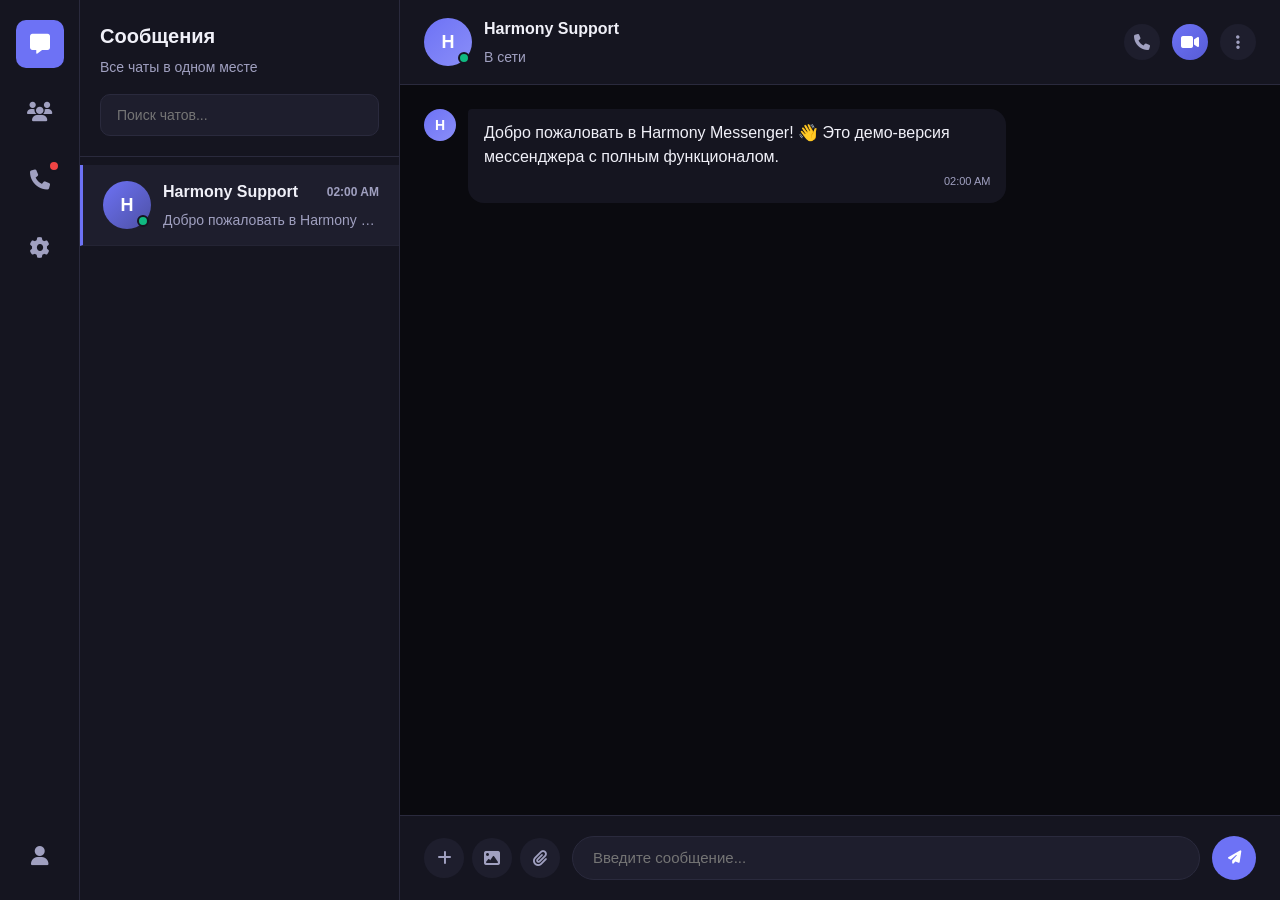
<file: site.html>
<!DOCTYPE html>
<html lang="ru">
<head>
    <meta charset="UTF-8">
    <meta name="viewport" content="width=device-width, initial-scale=1.0">
    <title>Harmony Messenger | Межплатформенный мессенджер</title>
    <link rel="stylesheet" href="https://cdnjs.cloudflare.com/ajax/libs/font-awesome/6.4.0/css/all.min.css">
    <style>
        :root {
            --color-bg: #0a0a0f;
            --color-surface: #151520;
            --color-surface-light: #1e1e2d;
            --color-surface-lighter: #28283a;
            --color-primary: #6d72f5;
            --color-primary-light: #8a8ef8;
            --color-primary-dark: #575cd6;
            --color-secondary: #2dd4bf;
            --color-accent: #f472b6;
            --color-success: #10b981;
            --color-warning: #f59e0b;
            --color-danger: #ef4444;
            --color-text: #f0f0f8;
            --color-text-muted: #a0a0c0;
            --color-border: #2a2a3d;
            --color-border-light: #35354a;
            --color-online: #10b981;
            --color-idle: #f59e0b;
            --color-dnd: #ef4444;
            --radius-sm: 6px;
            --radius-md: 10px;
            --radius-lg: 16px;
            --radius-xl: 24px;
            --radius-full: 999px;
            --shadow: 0 8px 24px rgba(0, 0, 0, 0.4);
            --shadow-light: 0 4px 12px rgba(0, 0, 0, 0.2);
            --transition: all 0.25s cubic-bezier(0.4, 0, 0.2, 1);
        }

        * {
            margin: 0;
            padding: 0;
            box-sizing: border-box;
        }

        body {
            font-family: -apple-system, BlinkMacSystemFont, 'Segoe UI', Roboto, Oxygen, Ubuntu, sans-serif;
            background-color: var(--color-bg);
            color: var(--color-text);
            line-height: 1.6;
            height: 100vh;
            overflow: hidden;
            background-image: 
                radial-gradient(circle at 10% 20%, rgba(109, 114, 245, 0.08) 0%, transparent 20%),
                radial-gradient(circle at 90% 80%, rgba(45, 212, 191, 0.08) 0%, transparent 20%);
        }

        .app-container {
            display: flex;
            height: 100vh;
        }

        /* Панель навигации */
        .nav-panel {
            width: 80px;
            background: var(--color-surface);
            border-right: 1px solid var(--color-border);
            display: flex;
            flex-direction: column;
            align-items: center;
            padding: 20px 0;
            gap: 20px;
        }

        .nav-item {
            width: 48px;
            height: 48px;
            border-radius: var(--radius-md);
            display: flex;
            align-items: center;
            justify-content: center;
            color: var(--color-text-muted);
            font-size: 20px;
            cursor: pointer;
            transition: var(--transition);
            position: relative;
        }

        .nav-item:hover {
            background: var(--color-surface-light);
            color: var(--color-text);
        }

        .nav-item.active {
            background: var(--color-primary);
            color: white;
        }

        .nav-item.badge::after {
            content: '';
            position: absolute;
            top: 4px;
            right: 4px;
            width: 8px;
            height: 8px;
            background: var(--color-danger);
            border-radius: 50%;
            border: 2px solid var(--color-surface);
        }

        /* Список чатов */
        .chats-panel {
            width: 320px;
            background: var(--color-surface);
            border-right: 1px solid var(--color-border);
            display: flex;
            flex-direction: column;
        }

        .panel-header {
            padding: 20px;
            border-bottom: 1px solid var(--color-border);
        }

        .panel-title {
            font-size: 20px;
            font-weight: 700;
            margin-bottom: 4px;
        }

        .panel-subtitle {
            color: var(--color-text-muted);
            font-size: 14px;
        }

        .search-box {
            background: var(--color-surface-light);
            border: 1px solid var(--color-border);
            border-radius: var(--radius-md);
            padding: 12px 16px;
            color: var(--color-text);
            font-size: 14px;
            width: 100%;
            margin-top: 16px;
        }

        .search-box:focus {
            outline: none;
            border-color: var(--color-primary);
        }

        .chats-list {
            flex: 1;
            overflow-y: auto;
            padding: 8px 0;
        }

        .chat-item {
            display: flex;
            align-items: center;
            gap: 12px;
            padding: 14px 20px;
            cursor: pointer;
            transition: var(--transition);
            border-bottom: 1px solid rgba(42, 42, 61, 0.5);
        }

        .chat-item:hover {
            background: var(--color-surface-light);
        }

        .chat-item.active {
            background: var(--color-surface-light);
            border-left: 3px solid var(--color-primary);
        }

        .chat-avatar {
            width: 48px;
            height: 48px;
            border-radius: 50%;
            background: var(--color-surface-light);
            display: flex;
            align-items: center;
            justify-content: center;
            font-weight: 600;
            color: white;
            font-size: 18px;
            position: relative;
        }

        .chat-status {
            position: absolute;
            bottom: 2px;
            right: 2px;
            width: 12px;
            height: 12px;
            border-radius: 50%;
            border: 2px solid var(--color-surface);
        }

        .status-online { background: var(--color-online); }
        .status-idle { background: var(--color-idle); }
        .status-dnd { background: var(--color-dnd); }

        .chat-info {
            flex: 1;
            min-width: 0;
        }

        .chat-name {
            font-weight: 600;
            margin-bottom: 4px;
            display: flex;
            justify-content: space-between;
            align-items: center;
        }

        .chat-time {
            font-size: 12px;
            color: var(--color-text-muted);
        }

        .chat-preview {
            font-size: 14px;
            color: var(--color-text-muted);
            white-space: nowrap;
            overflow: hidden;
            text-overflow: ellipsis;
        }

        .chat-unread {
            background: var(--color-primary);
            color: white;
            font-size: 12px;
            font-weight: 600;
            padding: 2px 8px;
            border-radius: var(--radius-full);
            min-width: 20px;
            text-align: center;
        }

        /* Основная область чата */
        .chat-area {
            flex: 1;
            display: flex;
            flex-direction: column;
            background: var(--color-bg);
        }

        .chat-header {
            padding: 16px 24px;
            border-bottom: 1px solid var(--color-border);
            display: flex;
            align-items: center;
            justify-content: space-between;
            background: var(--color-surface);
        }

        .chat-header-info {
            display: flex;
            align-items: center;
            gap: 12px;
        }

        .chat-header-actions {
            display: flex;
            gap: 12px;
        }

        .header-action {
            width: 36px;
            height: 36px;
            border-radius: 50%;
            background: var(--color-surface-light);
            display: flex;
            align-items: center;
            justify-content: center;
            cursor: pointer;
            transition: var(--transition);
            color: var(--color-text-muted);
        }

        .header-action:hover {
            background: var(--color-primary);
            color: white;
        }

        .call-button {
            background: linear-gradient(135deg, var(--color-primary) 0%, var(--color-primary-dark) 100%);
            color: white !important;
        }

        .messages-container {
            flex: 1;
            padding: 24px;
            overflow-y: auto;
            display: flex;
            flex-direction: column;
            gap: 16px;
            background: var(--color-bg);
        }

        .message {
            display: flex;
            gap: 12px;
            max-width: 70%;
            animation: messageAppear 0.3s ease-out;
        }

        @keyframes messageAppear {
            from {
                opacity: 0;
                transform: translateY(10px);
            }
            to {
                opacity: 1;
                transform: translateY(0);
            }
        }

        .message.incoming {
            align-self: flex-start;
        }

        .message.outgoing {
            align-self: flex-end;
            flex-direction: row-reverse;
        }

        .message-avatar {
            width: 32px;
            height: 32px;
            border-radius: 50%;
            background: var(--color-surface-light);
            flex-shrink: 0;
            display: flex;
            align-items: center;
            justify-content: center;
            font-weight: 600;
            color: white;
            font-size: 14px;
        }

        .message-content {
            display: flex;
            flex-direction: column;
            gap: 4px;
        }

        .message-bubble {
            background: var(--color-surface);
            border-radius: var(--radius-lg);
            padding: 12px 16px;
            position: relative;
            word-wrap: break-word;
        }

        .message.incoming .message-bubble {
            border-top-left-radius: 4px;
        }

        .message.outgoing .message-bubble {
            background: linear-gradient(135deg, var(--color-primary) 0%, var(--color-primary-dark) 100%);
            border-top-right-radius: 4px;
        }

        .message-text {
            line-height: 1.5;
        }

        .message-time {
            font-size: 11px;
            color: var(--color-text-muted);
            text-align: right;
            margin-top: 4px;
        }

        .message.outgoing .message-time {
            color: rgba(255, 255, 255, 0.7);
        }

        .chat-input-area {
            padding: 20px 24px;
            border-top: 1px solid var(--color-border);
            background: var(--color-surface);
        }

        .input-wrapper {
            display: flex;
            gap: 12px;
            align-items: center;
        }

        .input-actions {
            display: flex;
            gap: 8px;
        }

        .input-action {
            width: 40px;
            height: 40px;
            border-radius: 50%;
            background: var(--color-surface-light);
            display: flex;
            align-items: center;
            justify-content: center;
            cursor: pointer;
            transition: var(--transition);
            color: var(--color-text-muted);
        }

        .input-action:hover {
            background: var(--color-primary);
            color: white;
        }

        .message-input {
            flex: 1;
            background: var(--color-surface-light);
            border: 1px solid var(--color-border);
            border-radius: var(--radius-full);
            padding: 12px 20px;
            color: var(--color-text);
            font-size: 15px;
            font-family: inherit;
            resize: none;
            max-height: 120px;
            min-height: 44px;
        }

        .message-input:focus {
            outline: none;
            border-color: var(--color-primary);
        }

        .send-button {
            width: 44px;
            height: 44px;
            border-radius: 50%;
            background: var(--color-primary);
            color: white;
            display: flex;
            align-items: center;
            justify-content: center;
            cursor: pointer;
            transition: var(--transition);
            border: none;
        }

        .send-button:hover {
            background: var(--color-primary-dark);
            transform: scale(1.05);
        }

        .send-button:disabled {
            background: var(--color-border);
            cursor: not-allowed;
            transform: none;
        }

        /* Модальные окна */
        .modal {
            position: fixed;
            top: 0;
            left: 0;
            width: 100%;
            height: 100%;
            background: rgba(0, 0, 0, 0.8);
            backdrop-filter: blur(8px);
            display: flex;
            align-items: center;
            justify-content: center;
            z-index: 1000;
            opacity: 0;
            visibility: hidden;
            transition: all 0.3s ease;
        }

        .modal.active {
            opacity: 1;
            visibility: visible;
        }

        .modal-content {
            background: var(--color-surface);
            border-radius: var(--radius-xl);
            padding: 32px;
            max-width: 480px;
            width: 90%;
            max-height: 90vh;
            overflow-y: auto;
            transform: translateY(20px);
            transition: transform 0.3s ease;
        }

        .modal.active .modal-content {
            transform: translateY(0);
        }

        .modal-header {
            display: flex;
            justify-content: space-between;
            align-items: center;
            margin-bottom: 24px;
        }

        .modal-title {
            font-size: 24px;
            font-weight: 700;
        }

        .modal-close {
            width: 36px;
            height: 36px;
            border-radius: 50%;
            background: var(--color-surface-light);
            display: flex;
            align-items: center;
            justify-content: center;
            cursor: pointer;
            transition: var(--transition);
        }

        .modal-close:hover {
            background: var(--color-danger);
            color: white;
        }

        .form-group {
            margin-bottom: 20px;
        }

        .form-label {
            display: block;
            margin-bottom: 8px;
            font-weight: 500;
        }

        .form-input, .form-select {
            width: 100%;
            padding: 12px 16px;
            background: var(--color-surface-light);
            border: 1px solid var(--color-border);
            border-radius: var(--radius-md);
            color: var(--color-text);
            font-size: 15px;
            font-family: inherit;
        }

        .form-input:focus, .form-select:focus {
            outline: none;
            border-color: var(--color-primary);
        }

        /* Окно звонка */
        .call-modal .modal-content {
            max-width: 800px;
            padding: 0;
            overflow: hidden;
        }

        .call-header {
            padding: 20px;
            background: linear-gradient(135deg, var(--color-primary) 0%, var(--color-primary-dark) 100%);
            color: white;
            display: flex;
            justify-content: space-between;
            align-items: center;
        }

        .call-info {
            display: flex;
            align-items: center;
            gap: 12px;
        }

        .call-status {
            font-size: 14px;
            opacity: 0.9;
        }

        .call-duration {
            font-family: monospace;
            font-size: 18px;
            font-weight: 600;
        }

        .call-video-container {
            display: grid;
            grid-template-columns: 1fr 1fr;
            gap: 2px;
            background: var(--color-bg);
            height: 400px;
        }

        .video-wrapper {
            position: relative;
            background: var(--color-surface);
            display: flex;
            align-items: center;
            justify-content: center;
            overflow: hidden;
        }

        .video-wrapper.local {
            border-right: 1px solid var(--color-border);
        }

        .video-placeholder {
            text-align: center;
            color: var(--color-text-muted);
        }

        .video-placeholder i {
            font-size: 48px;
            margin-bottom: 16px;
            display: block;
        }

        .video-name {
            position: absolute;
            bottom: 10px;
            left: 10px;
            background: rgba(0, 0, 0, 0.7);
            padding: 4px 12px;
            border-radius: var(--radius-md);
            font-size: 14px;
        }

        .video-controls {
            padding: 20px;
            display: flex;
            justify-content: center;
            gap: 16px;
            background: var(--color-surface);
        }

        .call-control {
            width: 56px;
            height: 56px;
            border-radius: 50%;
            background: var(--color-surface-light);
            display: flex;
            align-items: center;
            justify-content: center;
            cursor: pointer;
            transition: var(--transition);
            color: var(--color-text);
            font-size: 20px;
        }

        .call-control:hover {
            transform: scale(1.1);
        }

        .call-control.end-call {
            background: var(--color-danger);
            color: white;
        }

        .call-control.muted {
            background: var(--color-warning);
            color: white;
        }

        /* Уведомления */
        .notification {
            position: fixed;
            top: 20px;
            right: 20px;
            background: var(--color-surface);
            border: 1px solid var(--color-border);
            border-radius: var(--radius-md);
            padding: 16px;
            max-width: 320px;
            display: flex;
            align-items: center;
            gap: 12px;
            z-index: 1001;
            transform: translateX(100%);
            opacity: 0;
            transition: all 0.3s ease;
        }

        .notification.show {
            transform: translateX(0);
            opacity: 1;
        }

        .notification-icon {
            width: 40px;
            height: 40px;
            border-radius: 50%;
            display: flex;
            align-items: center;
            justify-content: center;
            font-size: 18px;
        }

        .notification-icon.incoming-call {
            background: linear-gradient(135deg, var(--color-primary) 0%, var(--color-primary-dark) 100%);
            color: white;
        }

        .notification-content {
            flex: 1;
        }

        .notification-title {
            font-weight: 600;
            margin-bottom: 4px;
        }

        .notification-actions {
            display: flex;
            gap: 8px;
            margin-top: 8px;
        }

        .notification-btn {
            padding: 6px 12px;
            border-radius: var(--radius-sm);
            font-size: 13px;
            font-weight: 500;
            cursor: pointer;
            transition: var(--transition);
            border: none;
        }

        .notification-btn.accept {
            background: var(--color-primary);
            color: white;
        }

        .notification-btn.decline {
            background: var(--color-surface-light);
            color: var(--color-text);
        }

        /* Адаптивность */
        @media (max-width: 1024px) {
            .chats-panel {
                width: 280px;
            }
        }

        @media (max-width: 768px) {
            .chats-panel {
                position: fixed;
                left: 80px;
                top: 0;
                bottom: 0;
                z-index: 100;
                transform: translateX(-100%);
                transition: transform 0.3s ease;
            }
            .chats-panel.active {
                transform: translateX(0);
            }
            .chat-toggle {
                display: block !important;
            }
        }

        .chat-toggle {
            display: none;
            width: 36px;
            height: 36px;
            border-radius: 50%;
            background: var(--color-surface-light);
            align-items: center;
            justify-content: center;
            cursor: pointer;
        }
    </style>
</head>
<body>
    <div class="app-container">
        <!-- Левая панель навигации -->
        <div class="nav-panel">
            <div class="nav-item active" data-tab="chats">
                <i class="fas fa-comment-alt"></i>
            </div>
            <div class="nav-item" data-tab="contacts">
                <i class="fas fa-users"></i>
            </div>
            <div class="nav-item badge" data-tab="calls">
                <i class="fas fa-phone"></i>
            </div>
            <div class="nav-item" data-tab="settings">
                <i class="fas fa-cog"></i>
            </div>
            <div style="flex: 1;"></div>
            <div class="nav-item" id="user-menu">
                <i class="fas fa-user"></i>
            </div>
        </div>

        <!-- Панель чатов -->
        <div class="chats-panel" id="chats-panel">
            <div class="panel-header">
                <div class="chat-toggle" id="chat-toggle">
                    <i class="fas fa-times"></i>
                </div>
                <div class="panel-title">Сообщения</div>
                <div class="panel-subtitle">Все чаты в одном месте</div>
                <input type="text" class="search-box" placeholder="Поиск чатов...">
            </div>
            
            <div class="chats-list" id="chats-list">
                <!-- Чаты загружаются динамически -->
            </div>
        </div>

        <!-- Основная область чата -->
        <div class="chat-area" id="chat-area">
            <!-- Заголовок чата -->
            <div class="chat-header">
                <div class="chat-header-info">
                    <div class="chat-toggle" id="chat-toggle-2">
                        <i class="fas fa-bars"></i>
                    </div>
                    <div class="chat-avatar" style="background: linear-gradient(135deg, #6d72f5 0%, #8a8ef8 100%);">
                        <span>H</span>
                        <div class="chat-status status-online"></div>
                    </div>
                    <div>
                        <div class="chat-name">Harmony Support</div>
                        <div class="chat-preview" id="current-chat-status">В сети</div>
                    </div>
                </div>
                
                <div class="chat-header-actions">
                    <div class="header-action" id="call-audio">
                        <i class="fas fa-phone"></i>
                    </div>
                    <div class="header-action call-button" id="call-video">
                        <i class="fas fa-video"></i>
                    </div>
                    <div class="header-action">
                        <i class="fas fa-ellipsis-v"></i>
                    </div>
                </div>
            </div>

            <!-- Контейнер сообщений -->
            <div class="messages-container" id="messages-container">
                <div class="message incoming" id="welcome-message">
                    <div class="message-avatar" style="background: linear-gradient(135deg, #6d72f5 0%, #8a8ef8 100%);">
                        H
                    </div>
                    <div class="message-content">
                        <div class="message-bubble">
                            <div class="message-text">
                                Добро пожаловать в Harmony Messenger! 👋<br><br>
                                Это демо-версия мессенджера с полным функционалом:<br>
                                • 📨 Обмен сообщениями<br>
                                • 📞 Аудио- и видеозвонки<br>
                                • 📱 Синхронизация между устройствами<br>
                                • 🎨 Современный дизайн<br><br>
                                Начните общение, отправив сообщение или позвонив!
                            </div>
                            <div class="message-time">Только что</div>
                        </div>
                    </div>
                </div>
            </div>

            <!-- Панель ввода сообщения -->
            <div class="chat-input-area">
                <div class="input-wrapper">
                    <div class="input-actions">
                        <div class="input-action">
                            <i class="fas fa-plus"></i>
                        </div>
                        <div class="input-action">
                            <i class="fas fa-image"></i>
                        </div>
                        <div class="input-action">
                            <i class="fas fa-paperclip"></i>
                        </div>
                    </div>
                    
                    <textarea 
                        class="message-input" 
                        id="message-input" 
                        placeholder="Введите сообщение..."
                        rows="1"
                    ></textarea>
                    
                    <button class="send-button" id="send-message-btn">
                        <i class="fas fa-paper-plane"></i>
                    </button>
                </div>
            </div>
        </div>
    </div>

    <!-- Модальное окно настроек пользователя -->
    <div class="modal" id="user-settings-modal">
        <div class="modal-content">
            <div class="modal-header">
                <div class="modal-title">Настройки профиля</div>
                <div class="modal-close" data-modal="user-settings-modal">
                    <i class="fas fa-times"></i>
                </div>
            </div>
            
            <div class="form-group">
                <label class="form-label">Имя пользователя</label>
                <input type="text" class="form-input" id="username-input" value="Пользователь" placeholder="Введите имя">
            </div>
            
            <div class="form-group">
                <label class="form-label">Статус</label>
                <select class="form-select" id="status-select">
                    <option value="online">В сети</option>
                    <option value="idle">Нет на месте</option>
                    <option value="dnd">Не беспокоить</option>
                    <option value="offline">Не в сети</option>
                </select>
            </div>
            
            <div class="form-group">
                <label class="form-label">ID устройства</label>
                <input type="text" class="form-input" id="device-id" readonly>
                <div style="font-size: 12px; color: var(--color-text-muted); margin-top: 4px;">
                    Этот ID используется для синхронизации между устройствами
                </div>
            </div>
            
            <div class="form-group">
                <label class="form-label">Тема оформления</label>
                <select class="form-select" id="theme-select">
                    <option value="dark">Тёмная</option>
                    <option value="light">Светлая</option>
                    <option value="auto">Авто</option>
                </select>
            </div>
            
            <button class="send-button" style="width: 100%; margin-top: 20px;" id="save-settings">
                Сохранить настройки
            </button>
        </div>
    </div>

    <!-- Модальное окно звонка -->
    <div class="modal call-modal" id="call-modal">
        <div class="modal-content">
            <div class="call-header">
                <div class="call-info">
                    <div class="chat-avatar" style="background: linear-gradient(135deg, #6d72f5 0%, #8a8ef8 100%);">
                        H
                    </div>
                    <div>
                        <div class="chat-name">Harmony Support</div>
                        <div class="call-status" id="call-status">Устанавливаем соединение...</div>
                    </div>
                </div>
                <div class="call-duration" id="call-duration">00:00</div>
            </div>
            
            <div class="call-video-container">
                <div class="video-wrapper local">
                    <div class="video-placeholder" id="local-video-placeholder">
                        <i class="fas fa-user"></i>
                        <div>Вы</div>
                    </div>
                    <div class="video-name">Вы</div>
                </div>
                <div class="video-wrapper remote">
                    <div class="video-placeholder" id="remote-video-placeholder">
                        <i class="fas fa-user-friends"></i>
                        <div>Собеседник</div>
                    </div>
                    <div class="video-name">Harmony Support</div>
                </div>
            </div>
            
            <div class="video-controls">
                <div class="call-control" id="toggle-mic">
                    <i class="fas fa-microphone"></i>
                </div>
                <div class="call-control" id="toggle-camera">
                    <i class="fas fa-video"></i>
                </div>
                <div class="call-control end-call" id="end-call">
                    <i class="fas fa-phone-slash"></i>
                </div>
            </div>
        </div>
    </div>

    <!-- Уведомление о входящем звонке -->
    <div class="notification" id="incoming-call-notification">
        <div class="notification-icon incoming-call">
            <i class="fas fa-phone"></i>
        </div>
        <div class="notification-content">
            <div class="notification-title">Входящий звонок</div>
            <div class="notification-text">Harmony Support</div>
            <div class="notification-actions">
                <button class="notification-btn accept" id="accept-call">Принять</button>
                <button class="notification-btn decline" id="decline-call">Отклонить</button>
            </div>
        </div>
    </div>

    <script>
        // ==================== ГЛОБАЛЬНЫЕ ПЕРЕМЕННЫЕ ====================
        const STORAGE_KEY = 'harmony_messenger_data';
        const SYNC_INTERVAL = 2000; // Синхронизация каждые 2 секунды
        const DEVICE_ID = 'device_' + Math.random().toString(36).substr(2, 9);
        
        let currentChat = 'support';
        let messages = {};
        let chats = {};
        let userSettings = {
            username: 'Пользователь',
            status: 'online',
            theme: 'dark',
            deviceId: DEVICE_ID
        };
        
        let currentCall = null;
        let callTimer = null;
        let callStartTime = null;
        let localStream = null;
        let peerConnection = null;
        
        // ==================== ИНИЦИАЛИЗАЦИЯ ====================
        function init() {
            loadData();
            setupEventListeners();
            renderChats();
            renderMessages();
            startSyncLoop();
            updateDeviceInfo();
        }
        
        // ==================== ХРАНЕНИЕ ДАННЫХ ====================
        function loadData() {
            const saved = localStorage.getItem(STORAGE_KEY);
            if (saved) {
                const data = JSON.parse(saved);
                messages = data.messages || {};
                chats = data.chats || {};
                userSettings = data.userSettings || userSettings;
                
                // Миграция старых данных
                if (!messages.support) {
                    messages.support = [{
                        id: Date.now(),
                        sender: 'support',
                        text: 'Добро пожаловать в Harmony Messenger! 👋 Это демо-версия мессенджера с полным функционалом.',
                        time: new Date().toISOString(),
                        type: 'incoming'
                    }];
                }
            } else {
                // Инициализация начальных данных
                messages = {
                    support: [{
                        id: Date.now(),
                        sender: 'support',
                        text: 'Добро пожаловать в Harmony Messenger! 👋 Это демо-версия мессенджера с полным функционалом.',
                        time: new Date().toISOString(),
                        type: 'incoming'
                    }]
                };
                
                chats = {
                    support: {
                        id: 'support',
                        name: 'Harmony Support',
                        avatarColor: '#6d72f5',
                        lastMessage: 'Добро пожаловать в Harmony Messenger!',
                        lastTime: new Date().toISOString(),
                        unread: 0,
                        status: 'online'
                    }
                };
                
                saveData();
            }
        }
        
        function saveData() {
            const data = {
                messages,
                chats,
                userSettings,
                lastSync: new Date().toISOString()
            };
            localStorage.setItem(STORAGE_KEY, JSON.stringify(data));
        }
        
        // ==================== СИНХРОНИЗАЦИЯ МЕЖДУ УСТРОЙСТВАМИ ====================
        function startSyncLoop() {
            setInterval(() => {
                syncWithOtherDevices();
            }, SYNC_INTERVAL);
        }
        
        function syncWithOtherDevices() {
            // Эмуляция синхронизации с другими устройствами
            // В реальном приложении здесь был бы запрос к серверу
            const syncKey = `harmony_sync_${DEVICE_ID}`;
            const syncData = {
                deviceId: DEVICE_ID,
                timestamp: Date.now(),
                messages: messages,
                chats: chats
            };
            
            // Сохраняем данные для "других устройств"
            localStorage.setItem(syncKey, JSON.stringify(syncData));
            
            // Ищем данные от других устройств
            for (let i = 0; i < localStorage.length; i++) {
                const key = localStorage.key(i);
                if (key.startsWith('harmony_sync_') && key !== syncKey) {
                    try {
                        const otherData = JSON.parse(localStorage.getItem(key));
                        if (otherData && otherData.timestamp > Date.now() - 10000) { // Данные не старше 10 секунд
                            mergeData(otherData);
                        }
                    } catch (e) {
                        console.error('Ошибка синхронизации:', e);
                    }
                }
            }
            
            // Обновляем интерфейс
            if (Object.keys(chats).length > 0) {
                renderChats();
            }
        }
        
        function mergeData(otherData) {
            // Объединяем сообщения
            for (const chatId in otherData.messages) {
                if (!messages[chatId]) {
                    messages[chatId] = [];
                }
                
                otherData.messages[chatId].forEach(otherMsg => {
                    const exists = messages[chatId].some(msg => msg.id === otherMsg.id);
                    if (!exists) {
                        messages[chatId].push(otherMsg);
                        
                        // Обновляем информацию о чате
                        if (chats[chatId]) {
                            chats[chatId].lastMessage = otherMsg.text;
                            chats[chatId].lastTime = otherMsg.time;
                            if (chatId !== currentChat) {
                                chats[chatId].unread = (chats[chatId].unread || 0) + 1;
                            }
                        }
                    }
                });
            }
            
            // Объединяем чаты
            for (const chatId in otherData.chats) {
                if (!chats[chatId]) {
                    chats[chatId] = otherData.chats[chatId];
                }
            }
            
            saveData();
            
            // Если текущий чат изменился, обновляем сообщения
            if (messages[currentChat]) {
                renderMessages();
            }
        }
        
        // ==================== РЕНДЕРИНГ ИНТЕРФЕЙСА ====================
        function renderChats() {
            const chatsList = document.getElementById('chats-list');
            chatsList.innerHTML = '';
            
            Object.values(chats).forEach(chat => {
                const chatEl = document.createElement('div');
                chatEl.className = `chat-item ${chat.id === currentChat ? 'active' : ''}`;
                chatEl.dataset.chatId = chat.id;
                
                const time = new Date(chat.lastTime).toLocaleTimeString([], { hour: '2-digit', minute: '2-digit' });
                const unreadBadge = chat.unread > 0 ? `<div class="chat-unread">${chat.unread}</div>` : '';
                
                chatEl.innerHTML = `
                    <div class="chat-avatar" style="background: linear-gradient(135deg, ${chat.avatarColor} 0%, ${chat.avatarColor}99 100%);">
                        ${chat.name.charAt(0)}
                        <div class="chat-status status-${chat.status}"></div>
                    </div>
                    <div class="chat-info">
                        <div class="chat-name">
                            ${chat.name}
                            <div class="chat-time">${time}</div>
                        </div>
                        <div class="chat-preview">${chat.lastMessage}</div>
                    </div>
                    ${unreadBadge}
                `;
                
                chatEl.addEventListener('click', () => switchChat(chat.id));
                chatsList.appendChild(chatEl);
            });
        }
        
        function renderMessages() {
            const container = document.getElementById('messages-container');
            const chatMessages = messages[currentChat] || [];
            
            // Сохраняем позицию скролла
            const scrollPos = container.scrollHeight - container.scrollTop;
            
            container.innerHTML = '';
            
            chatMessages.forEach(msg => {
                const messageEl = document.createElement('div');
                messageEl.className = `message ${msg.type}`;
                
                const time = new Date(msg.time).toLocaleTimeString([], { hour: '2-digit', minute: '2-digit' });
                const senderName = msg.sender === 'support' ? 'Harmony Support' : userSettings.username;
                
                messageEl.innerHTML = `
                    <div class="message-avatar" style="background: linear-gradient(135deg, ${msg.sender === 'support' ? '#6d72f5' : '#10b981'} 0%, ${msg.sender === 'support' ? '#8a8ef8' : '#34d399'} 100%);">
                        ${senderName.charAt(0)}
                    </div>
                    <div class="message-content">
                        <div class="message-bubble">
                            <div class="message-text">${msg.text}</div>
                            <div class="message-time">${time}</div>
                        </div>
                    </div>
                `;
                
                container.appendChild(messageEl);
            });
            
            // Прокручиваем вниз, если не были вверху
            if (scrollPos > container.clientHeight + 100) {
                container.scrollTop = container.scrollHeight - scrollPos;
            } else {
                container.scrollTop = container.scrollHeight;
            }
            
            // Сбрасываем непрочитанные сообщения
            if (chats[currentChat]) {
                chats[currentChat].unread = 0;
                renderChats();
            }
        }
        
        function updateDeviceInfo() {
            document.getElementById('device-id').value = DEVICE_ID;
        }
        
        // ==================== ФУНКЦИОНАЛ ЧАТА ====================
        function switchChat(chatId) {
            currentChat = chatId;
            renderMessages();
            renderChats();
            
            // Обновляем заголовок чата
            if (chats[chatId]) {
                document.getElementById('current-chat-status').textContent = 
                    chats[chatId].status === 'online' ? 'В сети' : 
                    chats[chatId].status === 'idle' ? 'Нет на месте' : 
                    chats[chatId].status === 'dnd' ? 'Не беспокоить' : 'Не в сети';
            }
            
            // На мобильных устройствах скрываем панель чатов
            if (window.innerWidth <= 768) {
                document.getElementById('chats-panel').classList.remove('active');
            }
        }
        
        function sendMessage() {
            const input = document.getElementById('message-input');
            const text = input.value.trim();
            
            if (!text) return;
            
            // Создаем новое сообщение
            const newMessage = {
                id: Date.now(),
                sender: 'user',
                text: text,
                time: new Date().toISOString(),
                type: 'outgoing'
            };
            
            // Добавляем в текущий чат
            if (!messages[currentChat]) {
                messages[currentChat] = [];
            }
            messages[currentChat].push(newMessage);
            
            // Обновляем информацию о чате
            if (chats[currentChat]) {
                chats[currentChat].lastMessage = text;
                chats[currentChat].lastTime = newMessage.time;
            }
            
            // Сохраняем и рендерим
            saveData();
            renderMessages();
            renderChats();
            
            // Очищаем поле ввода
            input.value = '';
            input.style.height = 'auto';
            document.getElementById('send-message-btn').disabled = true;
            
            // Эмуляция ответа от поддержки (если это чат поддержки)
            if (currentChat === 'support') {
                setTimeout(() => {
                    const responses = [
                        "Спасибо за ваше сообщение! Чем ещё могу помочь?",
                        "Понял вас! Нужна дополнительная информация?",
                        "Интересный вопрос! Давайте обсудим это подробнее.",
                        "Хорошо, я записал ваше сообщение. Ответим в ближайшее время!"
                    ];
                    
                    const response = responses[Math.floor(Math.random() * responses.length)];
                    
                    const botMessage = {
                        id: Date.now() + 1,
                        sender: 'support',
                        text: response,
                        time: new Date().toISOString(),
                        type: 'incoming'
                    };
                    
                    messages[currentChat].push(botMessage);
                    chats[currentChat].lastMessage = response;
                    chats[currentChat].lastTime = botMessage.time;
                    
                    saveData();
                    renderMessages();
                    renderChats();
                }, 1000);
            }
        }
        
        // ==================== ФУНКЦИОНАЛ ЗВОНКОВ ====================
        async function startCall(isVideo = true) {
            try {
                // Запрашиваем доступ к медиаустройствам
                const constraints = {
                    audio: true,
                    video: isVideo
                };
                
                localStream = await navigator.mediaDevices.getUserMedia(constraints);
                
                // Показываем модальное окно звонка
                showCallModal(isVideo);
                
                // Обновляем статус
                document.getElementById('call-status').textContent = 'Идёт звонок...';
                
                // Запускаем таймер звонка
                callStartTime = Date.now();
                updateCallTimer();
                callTimer = setInterval(updateCallTimer, 1000);
                
                // В реальном приложении здесь было бы установление WebRTC соединения
                currentCall = {
                    type: isVideo ? 'video' : 'audio',
                    startTime: callStartTime,
                    connected: true
                };
                
                // Эмуляция ответа через 2 секунды
                setTimeout(() => {
                    if (currentCall) {
                        document.getElementById('call-status').textContent = 'Соединение установлено';
                        showNotification('Звонок начался', 'success');
                    }
                }, 2000);
                
            } catch (error) {
                console.error('Ошибка при начале звонка:', error);
                showNotification('Не удалось начать звонок', 'error');
            }
        }
        
        function updateCallTimer() {
            if (!callStartTime) return;
            
            const elapsed = Math.floor((Date.now() - callStartTime) / 1000);
            const minutes = Math.floor(elapsed / 60).toString().padStart(2, '0');
            const seconds = (elapsed % 60).toString().padStart(2, '0');
            
            document.getElementById('call-duration').textContent = `${minutes}:${seconds}`;
        }
        
        function endCall() {
            if (callTimer) {
                clearInterval(callTimer);
                callTimer = null;
            }
            
            if (localStream) {
                localStream.getTracks().forEach(track => track.stop());
                localStream = null;
            }
            
            currentCall = null;
            callStartTime = null;
            
            hideModal('call-modal');
            showNotification('Звонок завершён', 'info');
        }
        
        // ==================== УВЕДОМЛЕНИЯ ====================
        function showNotification(text, type = 'info') {
            // В реальном приложении здесь была бы система уведомлений
            console.log(`[${type.toUpperCase()}] ${text}`);
        }
        
        function showIncomingCallNotification() {
            const notification = document.getElementById('incoming-call-notification');
            notification.classList.add('show');
            
            // Автоматическое скрытие через 30 секунд
            setTimeout(() => {
                notification.classList.remove('show');
            }, 30000);
        }
        
        // ==================== МОДАЛЬНЫЕ ОКНА ====================
        function showModal(modalId) {
            document.getElementById(modalId).classList.add('active');
            document.body.style.overflow = 'hidden';
        }
        
        function hideModal(modalId) {
            document.getElementById(modalId).classList.remove('active');
            document.body.style.overflow = 'auto';
        }
        
        function showCallModal(isVideo) {
            showModal('call-modal');
            
            // Обновляем заголовок
            document.getElementById('call-status').textContent = 
                isVideo ? 'Начинаем видеозвонок...' : 'Начинаем аудиозвонок...';
        }
        
        // ==================== ОБРАБОТЧИКИ СОБЫТИЙ ====================
        function setupEventListeners() {
            // Отправка сообщения
            document.getElementById('send-message-btn').addEventListener('click', sendMessage);
            
            document.getElementById('message-input').addEventListener('input', function() {
                this.style.height = 'auto';
                this.style.height = (this.scrollHeight) + 'px';
                document.getElementById('send-message-btn').disabled = this.value.trim() === '';
            });
            
            document.getElementById('message-input').addEventListener('keydown', (e) => {
                if (e.key === 'Enter' && !e.shiftKey) {
                    e.preventDefault();
                    sendMessage();
                }
            });
            
            // Звонки
            document.getElementById('call-audio').addEventListener('click', () => startCall(false));
            document.getElementById('call-video').addEventListener('click', () => startCall(true));
            document.getElementById('end-call').addEventListener('click', endCall);
            document.getElementById('toggle-mic').addEventListener('click', function() {
                this.classList.toggle('muted');
                showNotification(this.classList.contains('muted') ? 'Микрофон выключен' : 'Микрофон включён');
            });
            document.getElementById('toggle-camera').addEventListener('click', function() {
                this.classList.toggle('muted');
                showNotification(this.classList.contains('muted') ? 'Камера выключена' : 'Камера включена');
            });
            
            // Уведомления о звонках
            document.getElementById('accept-call').addEventListener('click', () => {
                document.getElementById('incoming-call-notification').classList.remove('show');
                startCall(true);
            });
            
            document.getElementById('decline-call').addEventListener('click', () => {
                document.getElementById('incoming-call-notification').classList.remove('show');
                showNotification('Звонок отклонён', 'info');
            });
            
            // Модальные окна
            document.getElementById('user-menu').addEventListener('click', () => showModal('user-settings-modal'));
            
            document.querySelectorAll('.modal-close').forEach(btn => {
                btn.addEventListener('click', function() {
                    const modalId = this.dataset.modal;
                    hideModal(modalId);
                });
            });
            
            // Сохранение настроек
            document.getElementById('save-settings').addEventListener('click', () => {
                userSettings.username = document.getElementById('username-input').value;
                userSettings.status = document.getElementById('status-select').value;
                userSettings.theme = document.getElementById('theme-select').value;
                
                saveData();
                hideModal('user-settings-modal');
                showNotification('Настройки сохранены', 'success');
            });
            
            // Переключение панели чатов на мобильных
            document.getElementById('chat-toggle').addEventListener('click', () => {
                document.getElementById('chats-panel').classList.remove('active');
            });
            
            document.getElementById('chat-toggle-2').addEventListener('click', () => {
                document.getElementById('chats-panel').classList.toggle('active');
            });
            
            // Эмуляция входящего звонка каждые 60 секунд
            setInterval(() => {
                showIncomingCallNotification();
            }, 60000);
            
            // Клик вне модального окна
            document.querySelectorAll('.modal').forEach(modal => {
                modal.addEventListener('click', function(e) {
                    if (e.target === this) {
                        hideModal(this.id);
                    }
                });
            });
        }
        
        // ==================== ЗАПУСК ПРИЛОЖЕНИЯ ====================
        document.addEventListener('DOMContentLoaded', init);
    </script>
</body>
</html>
</file>
